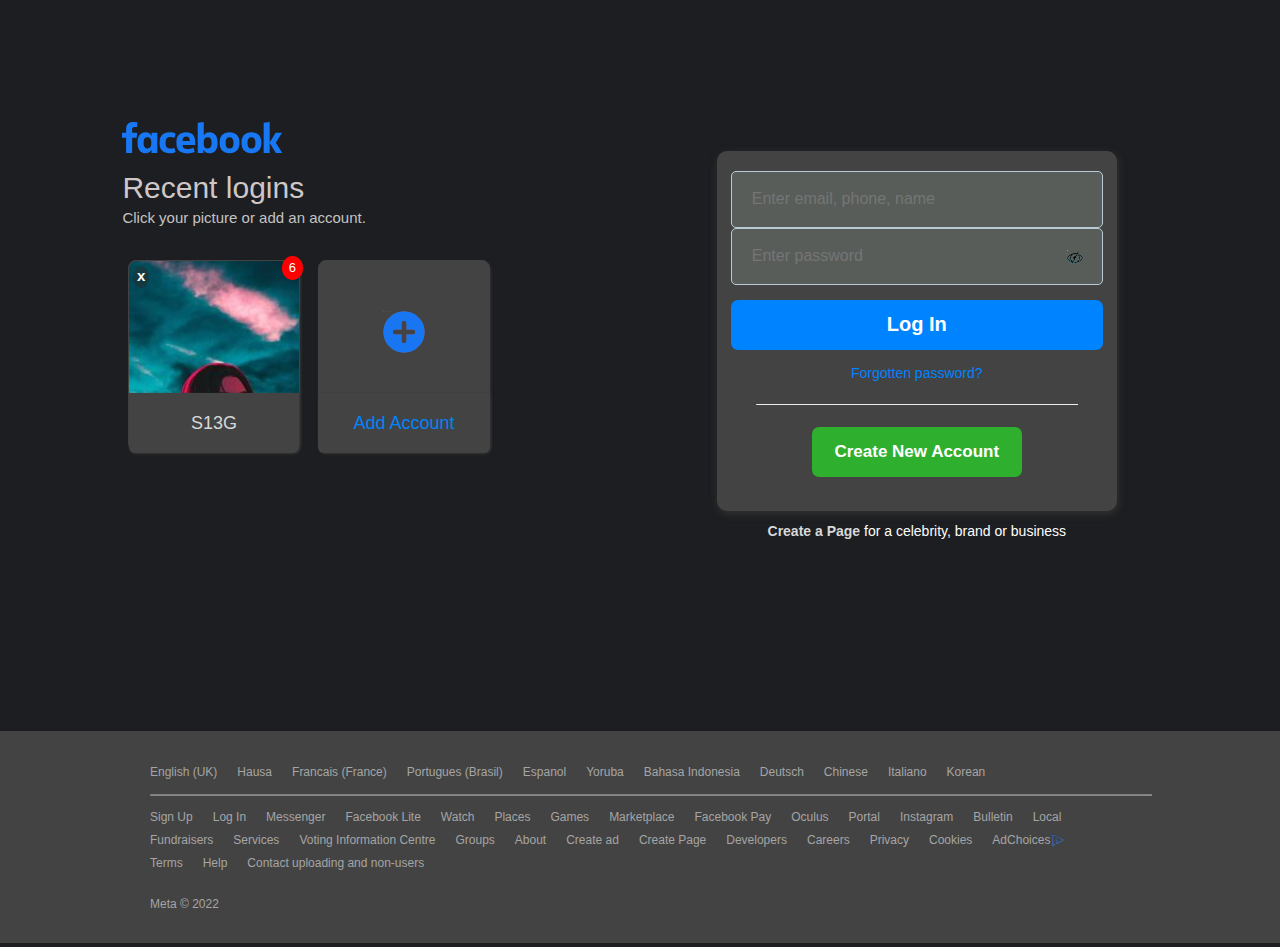
<file: index.html>
<!DOCTYPE html>
<html lang="en">
<head>
    <meta charset="UTF-8">
    <meta content="width=device-width, user-scalable=no, initial-scale=1.0, maximum-scale=1.0, minimum-scale=1.0"
          name="viewport">
    <meta content="ie=edge" http-equiv="X-UA-Compatible">
    <title>Facebook Clone</title>

    <link href="https://cdnjs.cloudflare.com/ajax/libs/font-awesome/4.7.0/css/font-awesome.min.css" rel="stylesheet">
    <link href="styles/login.css" rel="stylesheet">
    <link href="styles/general.css" rel="stylesheet">
</head>
<body>
<main>

    <section>
        <div class="main-cover">
            <div class="second-main-cover"></div>
            <div class="facebook-container">
                <div class="facebook-logo-container">
                    <img alt="facebook" class="logo" src="assets/facebook_logo.svg">
                </div>
                <div class="recent-container">
                    <p class="recent">Recent logins</p>
                    <p class="recent-info">
                        Click your picture or add an account.
                    </p>
                </div>
            </div>

            <div class="account-container">
                <div class="first-container">
                    <div class="pic-container">
                        <img alt="account-pic" class="account-pic" src="assets/ac-pix.jpg">
                        <div class="name-container">
                            <p>S13G</p>
                        </div>
                        <div class="notification-count">6</div>
                        <div class="remove">x</div>
                    </div>
                </div>

                <div class="first-container">
                    <div class="pic-container">
                        <div class="plus-icon-container">
                            <img alt="plus-icon" src="assets/plus.png">
                        </div>
                        <div class="name-container2">
                            <p id="add">Add Account</p>
                        </div>
                    </div>
                </div>
            </div>

            <div class="big-container">
                <div class="card-container">
                    <div class="input-container">
                        <form>
                            <label for="details">
                                <input id="details" placeholder="Enter email, phone, name" type="text">
                            </label>
                            <label for="password-detail">
                                <input id="password-detail" placeholder="Enter password" type="password">
                                <div id="eye-container">
                                    <img alt="show/hide" id="eye" src="assets/eye.png">
                                </div>
                            </label>
                        </form>
                        <a href="main.html">
                            <button id="login">Log In</button>
                        </a>
                    </div>
                    <p id="forgot-password">
                        <a href="#">Forgotten password?</a>
                    </p>
                    <hr>
                    <button id="create">
                        <a href="#">Create New Account</a>
                    </button>
                </div>
                <p id="end"><a href="#" id="page">Create a Page</a> for a celebrity, brand or business</p>
            </div>
        </div>

    </section>
</main>


<footer class="country-container">
    <div class="country-cover">
        <ul id="languages">
            <li>English (UK)</li>
            <li>Hausa</li>
            <li>Francais (France)</li>
            <li>Portugues (Brasil)</li>
            <li>Espanol</li>
            <li>Yoruba</li>
            <li>Bahasa Indonesia</li>
            <li>Deutsch</li>
            <li>Chinese</li>
            <li>Italiano</li>
            <li>Korean</li>
        </ul>
        <hr id="line">
        <ul id="services">
            <li>Sign Up</li>
            <li>Log In</li>
            <li>Messenger</li>
            <li>Facebook Lite</li>
            <li>Watch</li>
            <li>Places</li>
            <li>Games</li>
            <li>Marketplace</li>
            <li>Facebook Pay</li>
            <li>Oculus</li>
            <li>Portal</li>
            <li>Instagram</li>
            <li>Bulletin</li>
            <li>Local</li>
            <li>Fundraisers</li>
            <li>Services</li>
            <li>Voting Information Centre</li>
            <li>Groups</li>
            <li>About</li>
            <li>Create ad</li>
            <li>Create Page</li>
            <li>Developers</li>
            <li>Careers</li>
            <li>Privacy</li>
            <li>Cookies</li>
            <li>AdChoices</li>
            <li><img alt="playstore" id="ply" src="assets/plys.png"></li>
            <li>Terms</li>
            <li>Help</li>
            <li>Contact uploading and non-users</li>
        </ul>
        <ul>
            <li>Meta &copy; 2022</li>
        </ul>
    </div>
</footer>
</body>
</html>
</file>
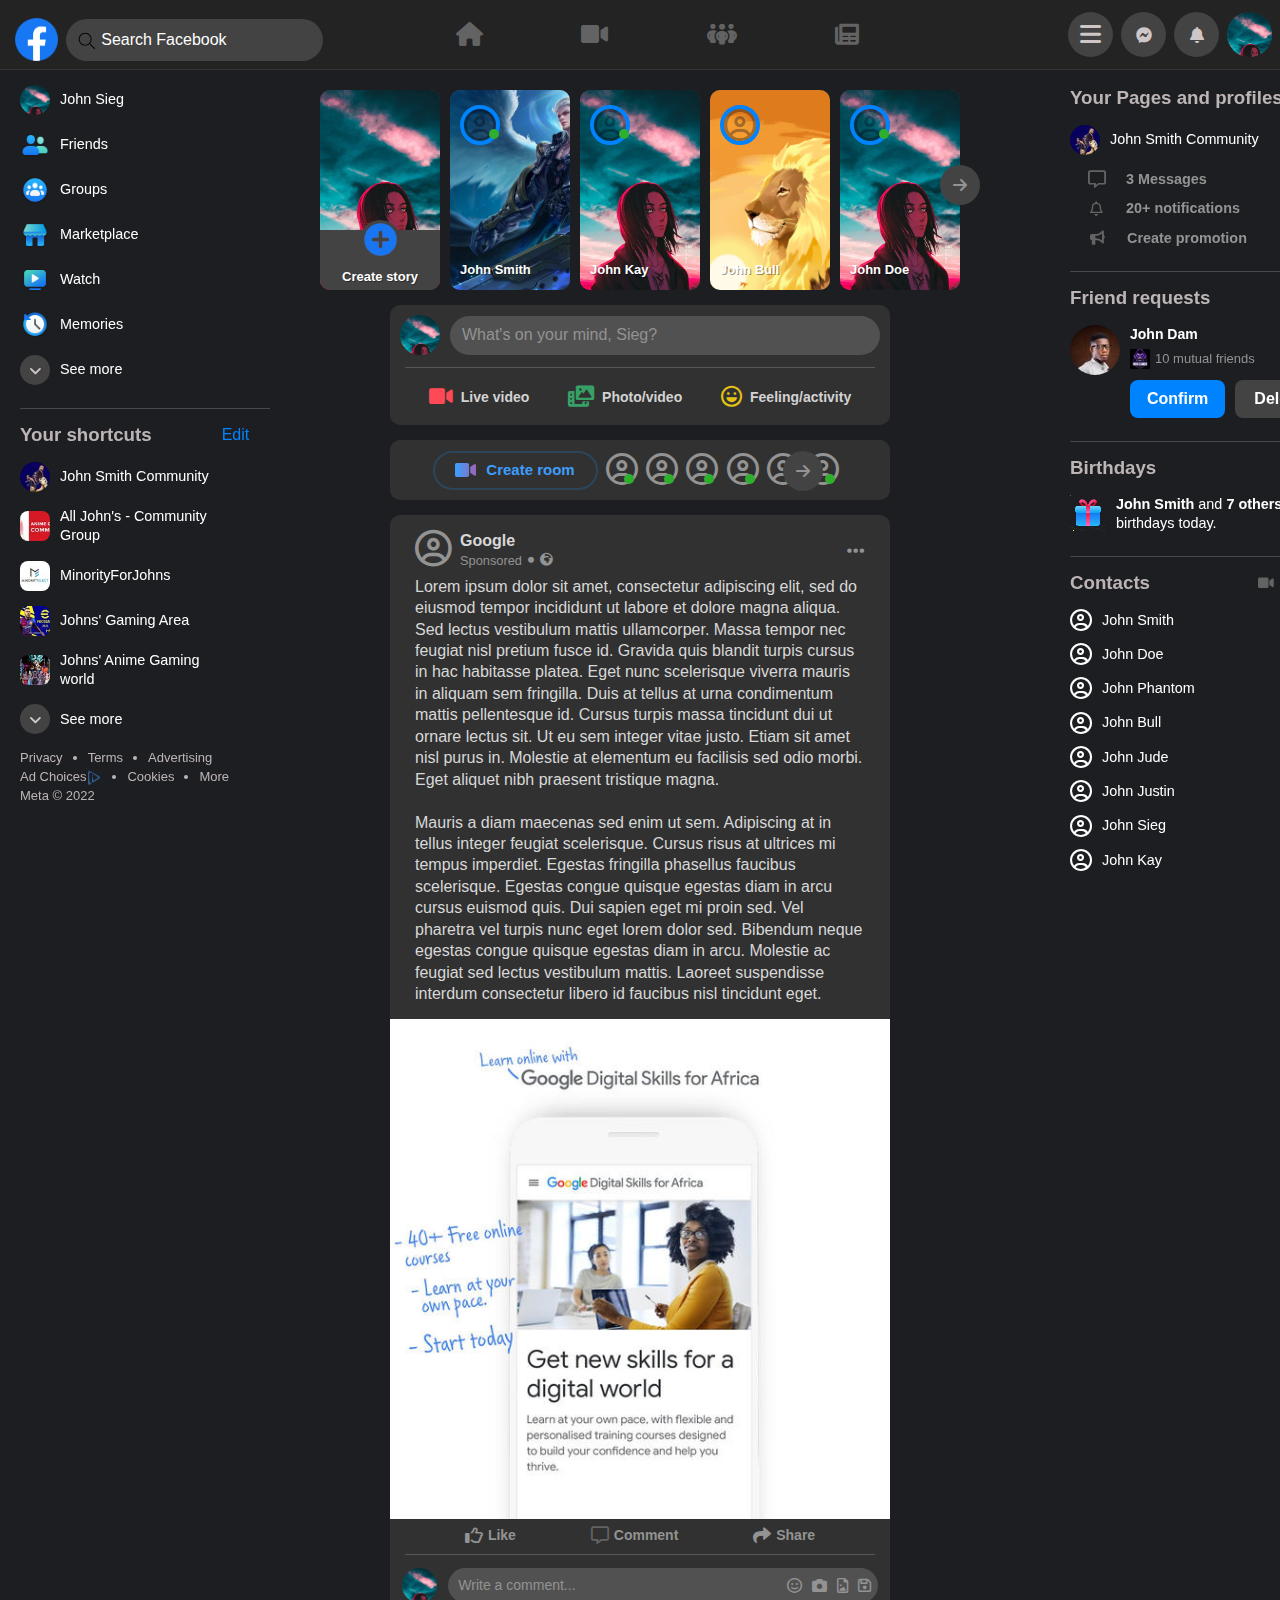
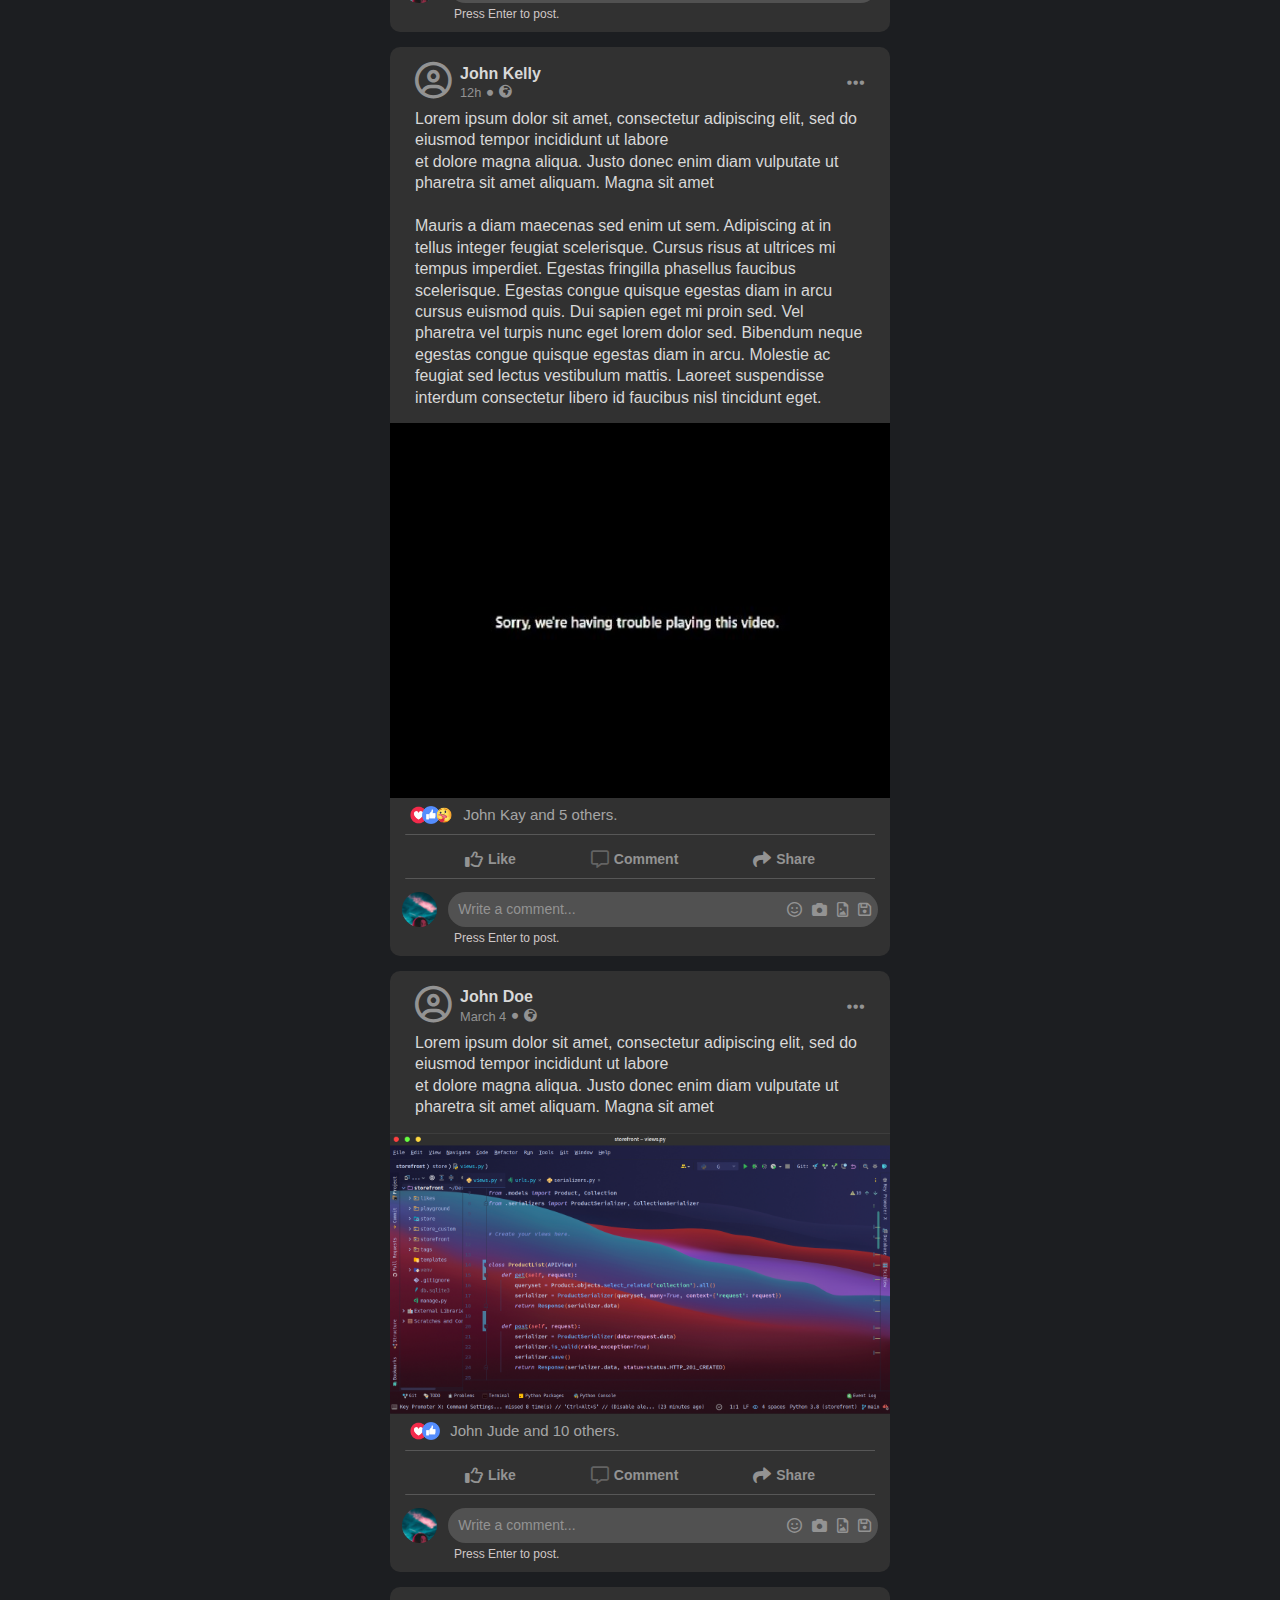
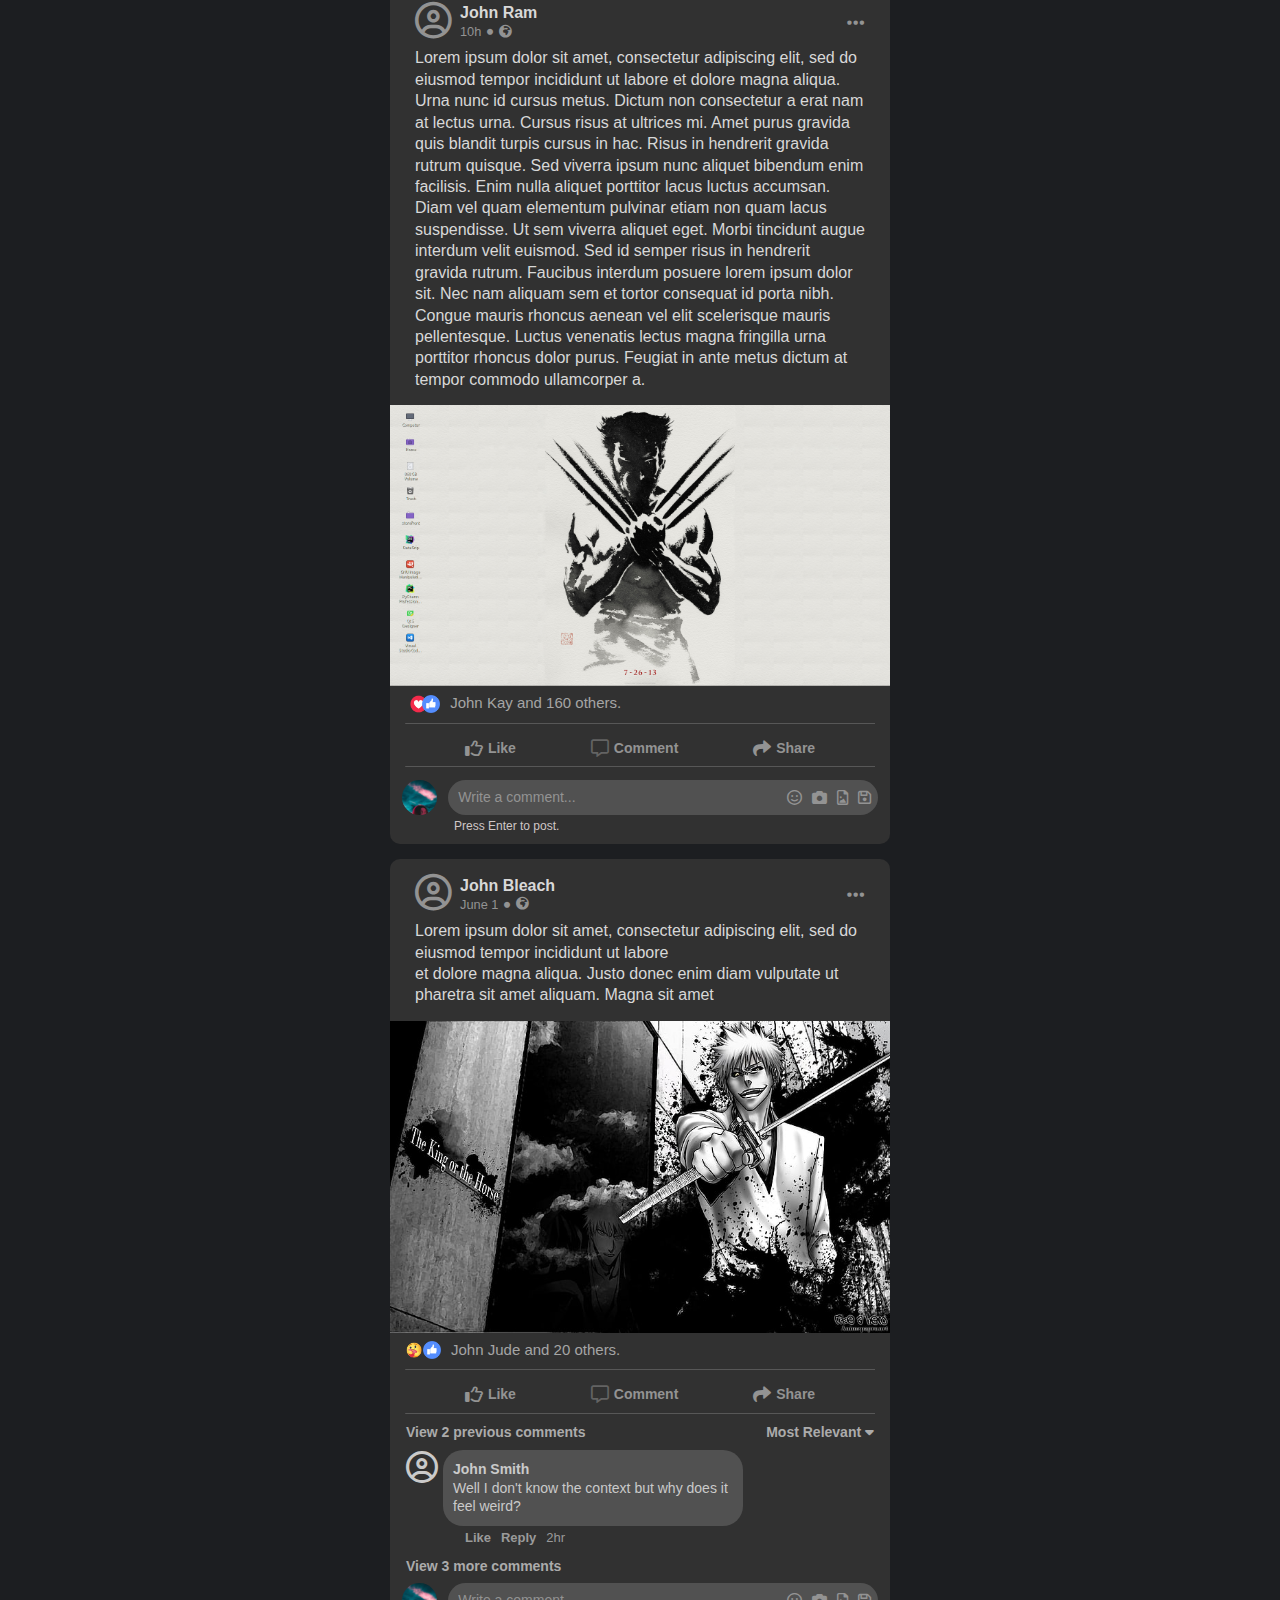
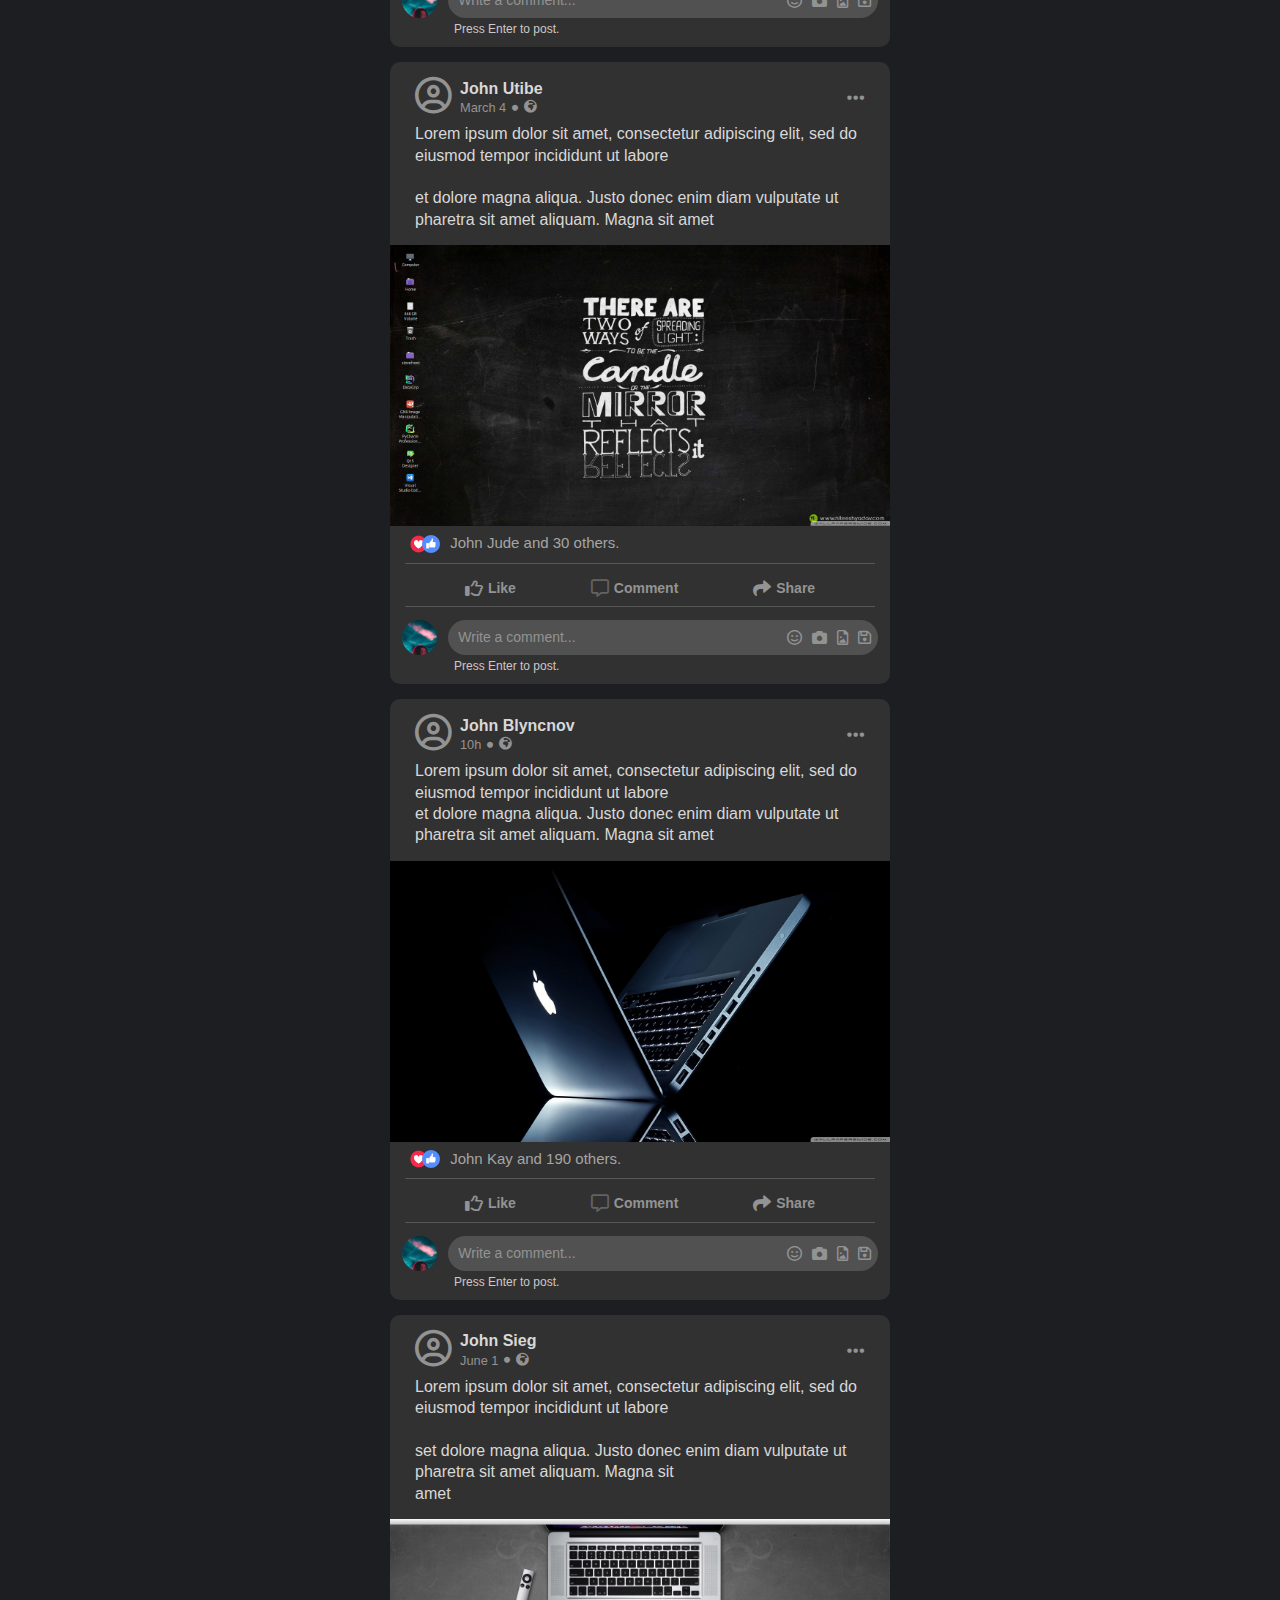
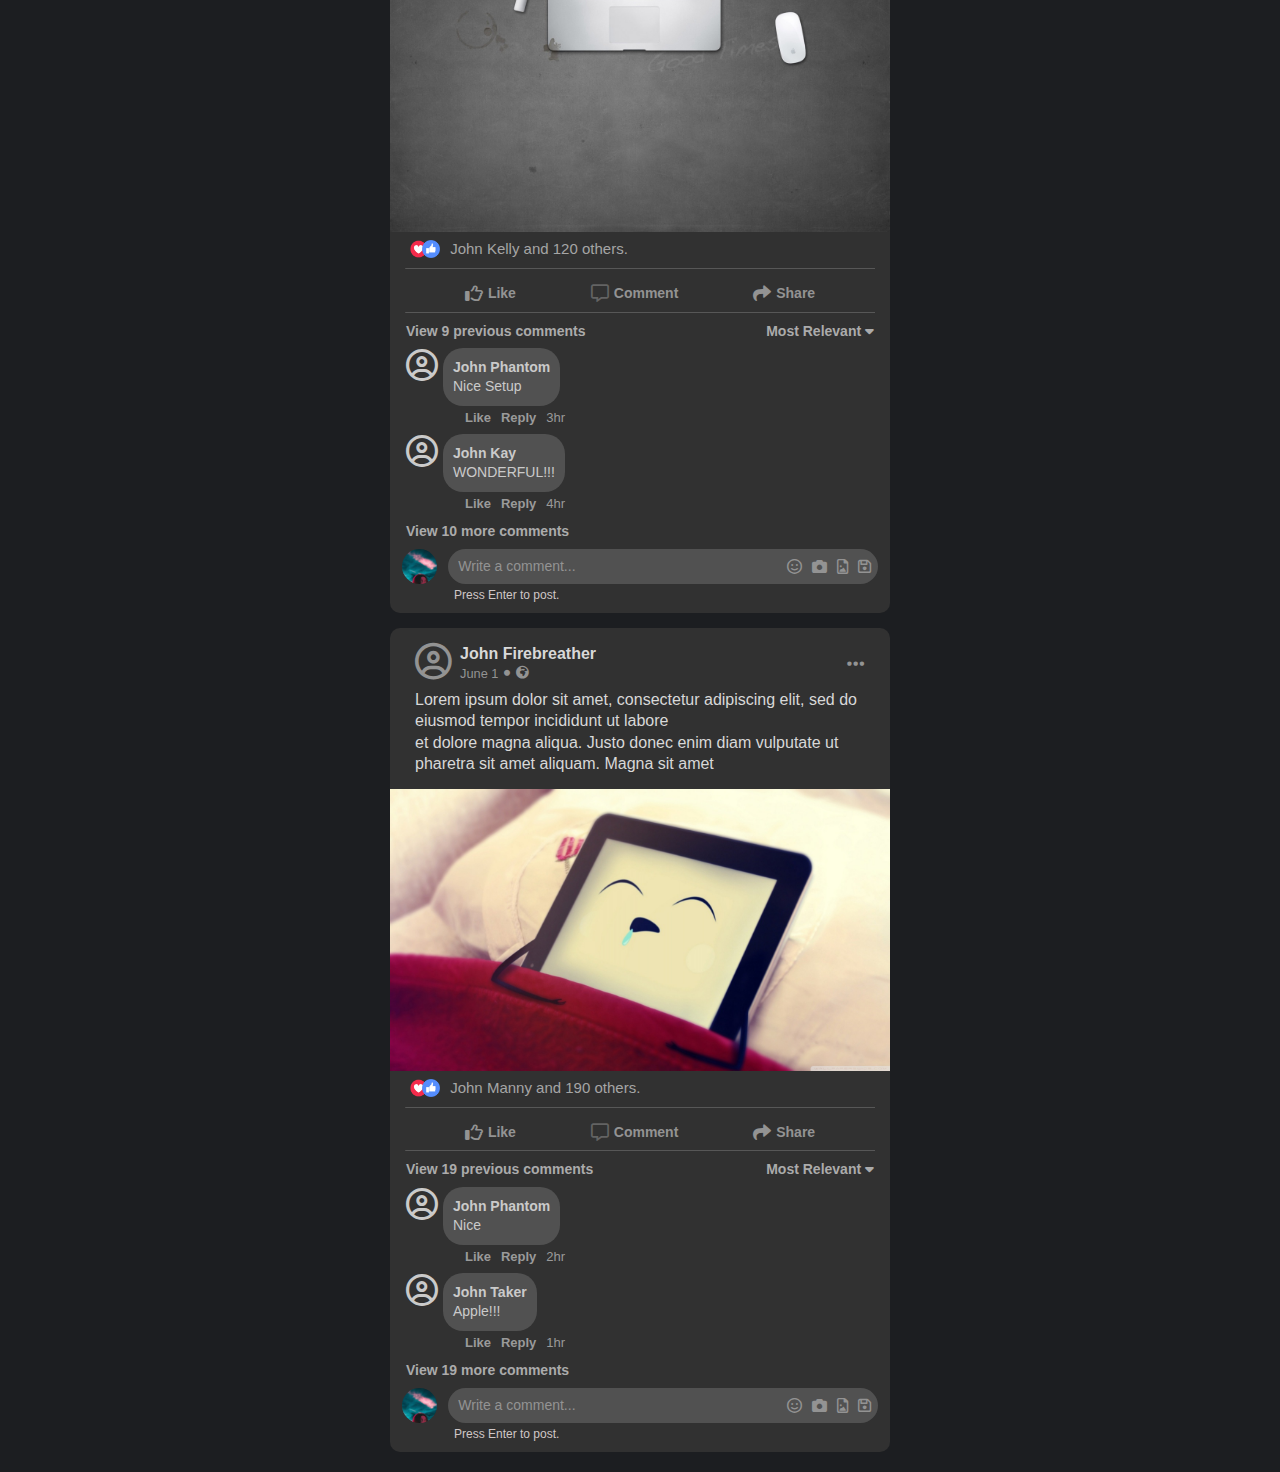
<file: main.html>
<!DOCTYPE html>
<html lang="en">
<head>
    <meta charset="UTF-8">
    <meta content="width=device-width, initial-scale=1.0" name="viewport">
    <title>Facebook </title>
    <link href="styles/fontawesome-free-6.1.1-web/css/all.css" rel="stylesheet">
    <link href="styles/sidebars.css" rel="stylesheet">
    <link href="styles/general.css" rel="stylesheet">
    <link href="styles/mid.css" rel="stylesheet">
    <link href="styles/queries.css" rel="stylesheet">
</head>
<body>

<!--Header-->
<header class="header-container">
    <div class="left-section">
        <div class="facebook-logo">
            <a href="index.html"><img alt="" id="fb-logo" src="assets/fb-logo.webp"></a>
        </div>
        <div class="search-box-container">
            <label for="search">
                <input id="search" placeholder="Search Facebook" type="text">
            </label>
            <div class="search-icon-container">
                <img alt="" id="search-icon" src="assets/search.svg">
            </div>
        </div>
    </div>
    <div class="middle-section">
        <div class="home">
            <a href="index.html"><i class="fa fa-home fa-xl"></i></a>
        </div>
        <div>
            <a href="#"><i class="fa fa-video fa-xl"></i></a>
        </div>
        <div>
            <a href="#"><i class="fa fa-people-group fa-xl"></i></a>
        </div>
        <div>
            <a href="#"><i class="fa fa-newspaper fa-xl"></i></a>
        </div>
    </div>
    <div class="right-section">
        <div class="hamburger-cover">
            <i class="fa-solid fa-bars fa-xl"></i>
        </div>
        <div class="messenger-cover">
            <i class="fa-brands fa-facebook-messenger"></i>
        </div>
        <div class="bell-cover">
            <i class="fa-solid fa-bell"></i>
        </div>
        <div class="image-cover">
            <img alt="pic" id="pic" src="assets/ac-pix.jpg">
        </div>
    </div>
</header>

<!--Left Sidebar-->
<aside>
    <div class="left-sidebar">
        <div class="sidebar-item">
            <img alt="account" src="assets/ac-pix.jpg">
            <p>John Sieg</p>
        </div>
        <div class="sidebar-item">
            <img alt="account" src="assets/friends.png">
            <p>Friends</p>
        </div>
        <div class="sidebar-item">
            <img alt="account" src="assets/groups.png">
            <p>Groups</p>
        </div>
        <div class="sidebar-item">
            <img alt="account" src="assets/marketplace.png">
            <p>Marketplace</p>
        </div>
        <div class="sidebar-item">
            <img alt="account" src="assets/watch.png">
            <p>Watch</p>
        </div>
        <div class="sidebar-item">
            <img alt="account" src="assets/memories.png">
            <p>Memories</p>
        </div>
        <div class="sidebar-item">
            <div class="angle-down">
                <i class="fa-solid fa-angle-down"></i>
            </div>
            <p>See more</p>
        </div>

        <hr id="divider">

        <div class="shortcut">
            <h3>Your shortcuts</h3>
            <p id="edit">Edit</p>
        </div>
        <div class="sidebar-item2">
            <img alt="gomsd" class="gomsd" src="assets/gomsd.png">
            <p>John Smith Community</p>
        </div>
        <div class="sidebar-item2">
            <img alt="anime" src="assets/anime.png">
            <p>All John's - Community Group</p>
        </div>
        <div class="sidebar-item2">
            <img alt="minority" src="assets/minority.png">
            <p>MinorityForJohns</p>
        </div>
        <div class="sidebar-item2">
            <img alt="textures" src="assets/textures.png">
            <p>Johns' Gaming Area</p>
        </div>
        <div class="sidebar-item2">
            <img alt="dbz" src="assets/dbz.png">
            <p>Johns' Anime Gaming world</p>
        </div>
        <div class="sidebar-item2">
            <div class="angle-down">
                <i class="fa-solid fa-angle-down"></i>
            </div>
            <p>See more</p>
        </div>

        <ul class="terms-cover">
            <li id="privacy">Privacy</li>
            <li>Terms</li>
            <li>Advertising</li>
            <li id="ads">Ad Choices <img alt="playstore" id="ply" src="assets/plys.png"></li>
            <li>Cookies</li>
            <li>More</li>
            <li id="meta">Meta &copy; 2022</li>
        </ul>
    </div>
</aside>

<!--Middle-->
<main>
    <div class="mid-entire-cover">
        <div class="status-cover-container">
            <div class="status-cover">
                <div class="box">
                    <div class="image">
                        <img alt="picture" class="profile" src="assets/Eren.jpg">
                    </div>
                    <div class="story-cover">
                        <div class="story-plus-icon">
                            <img alt="plus" id="add-plus" src="assets/plus.png">
                        </div>
                        <p id="create-story-text">
                            Create story
                        </p>
                    </div>
                </div>

                <div class="box">
                    <div class="image">
                        <img alt="picture" class="profile alucard" src="assets/alucard.jpg">
                    </div>
                    <div class="story-plus-icon pic-online">
                        <i class="fa-regular fa-circle-user fa-2xl"></i>
                        <div class="story-plus-icon online-on-top"></div>
                    </div>
                    <div class="story-cover2">
                        <p class="create-story-text names">
                            John Smith
                        </p>
                    </div>
                </div>

                <div class="box">
                    <div class="image">
                        <img alt="picture" class="profile" src="assets/Eren.jpg">
                    </div>
                    <div class="story-plus-icon pic-online">
                        <i class="fa-regular fa-circle-user fa-2xl"></i>
                        <div class="story-plus-icon online-on-top"></div>
                    </div>
                    <div class="story-cover2">
                        <p class="create-story-text names">
                            John Kay
                        </p>
                    </div>
                </div>

                <div class="box">
                    <div class="image">
                        <img alt="picture" class="profile lion" src="assets/Hello%20Lion.jpg">
                    </div>
                    <div class="story-plus-icon pic-online">
                        <i class="fa-regular fa-circle-user fa-2xl"></i>
                        <!--                    <div class="story-plus-icon online-on-top"></div> if the user is online-->
                    </div>
                    <div class="story-cover2">
                        <p class="create-story-text names">
                            John Bull
                        </p>
                    </div>
                </div>

                <div class="box">
                    <div class="image">
                        <img alt="picture" class="profile" src="assets/Eren.jpg">
                    </div>
                    <div class="story-plus-icon pic-online">
                        <i class="fa-regular fa-circle-user fa-2xl"></i>
                        <div class="story-plus-icon online-on-top"></div>
                    </div>
                    <div class="story-cover2">
                        <p class="create-story-text names">
                            John Doe
                        </p>
                    </div>
                </div>

                <div class="story-plus-icon pic-online online-next">
                    <i class="fa-solid fa-arrow-right fa-1xl"></i>
                </div>
            </div>
        </div>

        <div class="mind-cover">
            <div class="mind-input">
                <img alt="account" src="assets/ac-pix.jpg">
                <label for="text-mind">
                    <input id="text-mind" placeholder="What's on your mind, Sieg?" type="text">
                </label>
            </div>

            <hr class="mind-split">

            <div class="mind-media">
                <div class="media-cover">
                    <i class="fa-solid fa-video fa-xl live-video"></i>
                    <p>Live video</p>
                </div>

                <div class="media-cover">
                    <i class="fa-solid fa-photo-film fa-xl photo-video"></i>
                    <p>Photo/video</p>
                </div>

                <div class="media-cover">
                    <i class="fa-regular fa-face-laugh fa-xl smiley"></i>
                    <p>Feeling/activity</p>
                </div>
            </div>
        </div>

        <div class="mind-cover create-room-cover">
            <div class="create-room-cover-container">
                <div class="create-room">
                    <i class="fa-solid fa-video fa-lg live-video fa-gradient"></i>
                    <p>Create room</p>
                </div>
                <div class="all-profiles">
                    <div class="each-section">
                        <i class="fa-regular fa-circle-user fa-2xl"></i>
                        <div class="story-plus-icon online"></div>
                    </div>
                    <div class="each-section">
                        <i class="fa-regular fa-circle-user fa-2xl"></i>
                        <div class="story-plus-icon online"></div>
                    </div>
                    <div class="each-section">
                        <i class="fa-regular fa-circle-user fa-2xl"></i>
                        <div class="story-plus-icon online"></div>
                    </div>
                    <div class="each-section">
                        <i class="fa-regular fa-circle-user fa-2xl"></i>
                        <div class="story-plus-icon online"></div>
                    </div>
                    <div class="each-section">
                        <i class="fa-regular fa-circle-user fa-2xl"></i>
                        <div class="story-plus-icon online"></div>
                    </div>
                    <div class="each-section">
                        <i class="fa-regular fa-circle-user fa-2xl"></i>
                        <div class="story-plus-icon online"></div>
                    </div>
                    <div class="story-plus-icon pic-online online-room">
                        <i class="fa-solid fa-arrow-right fa-1xl"></i>
                    </div>
                </div>
            </div>
        </div>

        <div class="mind-cover posts">
            <div class="posts-top">
                <div class="post-user-pic">
                    <i class="fa-regular fa-circle-user"></i>
                </div>
                <div class="post-user-info">
                    <p class="username">Google</p>
                    <p class="post-time">Sponsored <i class="fa-solid fa-circle circle-size"></i>
                        <i class="fa-solid fa-earth-africa"></i>
                    </p>
                </div>
            </div>
            <div class="menu-eclipse">
                <i class="fa-solid fa-ellipsis fa-lg"></i>
            </div>

            <div class="posts-text-width">
                <p>
                    Lorem ipsum dolor sit amet, consectetur adipiscing elit, sed do eiusmod tempor incididunt ut labore et dolore magna aliqua. Sed lectus vestibulum mattis ullamcorper. Massa tempor nec feugiat nisl pretium fusce id. Gravida quis blandit turpis cursus in hac habitasse platea. Eget nunc scelerisque viverra mauris in aliquam sem fringilla. Duis at tellus at urna condimentum mattis pellentesque id. Cursus turpis massa tincidunt dui ut ornare lectus sit. Ut eu sem integer vitae justo. Etiam sit amet nisl purus in. Molestie at elementum eu facilisis sed odio morbi. Eget aliquet nibh praesent tristique magna.

                    Mauris a diam maecenas sed enim ut sem. Adipiscing at in tellus integer feugiat scelerisque. Cursus risus at ultrices mi tempus imperdiet. Egestas fringilla phasellus faucibus scelerisque. Egestas congue quisque egestas diam in arcu cursus euismod quis. Dui sapien eget mi proin sed. Vel pharetra vel turpis nunc eget lorem dolor sed. Bibendum neque egestas congue quisque egestas diam in arcu. Molestie ac feugiat sed lectus vestibulum mattis. Laoreet suspendisse interdum consectetur libero id faucibus nisl tincidunt eget.
                </p>
            </div>

            <div class="posts-image-vid-files">
                <img alt="image/video" src="assets/google.png">
            </div>

            <div class="emoticons">
                <div class="like-emoticon">
                    <i class="fa-regular fa-thumbs-up"></i>
                    <p>Like</p>
                </div>

                <div class="comment-emoticon">
                    <i class="fa-regular fa-message comment-message-icon"></i>
                    <p>Comment</p>
                </div>

                <div class="share-emoticon">
                    <i class="fa-solid fa-share share-icon"></i>
                    <p>Share</p>
                </div>
            </div>

            <hr class="mind-split">

            <div class="mind-input post-input">
                <img alt="account" src="assets/ac-pix.jpg">
                <div class="input-text-container">
                    <label for="text-mind">
                        <input class="post-mind" placeholder="Write a comment..." type="text">
                        <div class="input-icons-container">
                            <i class="fa-regular fa-face-smile"></i>
                            <i class="fa-solid fa-camera"></i>
                            <i class="fa-regular fa-file-image"></i>
                            <i class="fa-regular fa-floppy-disk"></i>
                        </div>
                    </label>
                </div>
            </div>
            <div class="post-tooltip">
                <p>Press Enter to post.</p>
            </div>
        </div>

        <div class="mind-cover posts">
            <div class="posts-top">
                <div class="post-user-pic">
                    <i class="fa-regular fa-circle-user"></i>
                </div>
                <div class="post-user-info">
                    <p class="username">John Kelly</p>
                    <p class="post-time">12h <i class="fa-solid fa-circle circle-size"></i>
                        <i class="fa-solid fa-earth-africa"></i>
                    </p>
                </div>
            </div>
            <div class="menu-eclipse">
                <i class="fa-solid fa-ellipsis fa-lg"></i>
            </div>

            <div class="posts-text-width">
                <p>
                    Lorem ipsum dolor sit amet, consectetur adipiscing elit, sed do eiusmod tempor incididunt ut labore
                    et dolore magna aliqua. Justo donec enim diam vulputate ut pharetra sit amet aliquam. Magna sit amet

                    Mauris a diam maecenas sed enim ut sem. Adipiscing at in tellus integer feugiat scelerisque. Cursus risus at ultrices mi tempus imperdiet. Egestas fringilla phasellus faucibus scelerisque. Egestas congue quisque egestas diam in arcu cursus euismod quis. Dui sapien eget mi proin sed. Vel pharetra vel turpis nunc eget lorem dolor sed. Bibendum neque egestas congue quisque egestas diam in arcu. Molestie ac feugiat sed lectus vestibulum mattis. Laoreet suspendisse interdum consectetur libero id faucibus nisl tincidunt eget.
                </p>
            </div>

            <div class="posts-image-vid-files">
                <img alt="image/video" src="assets/not-playing.webp">
            </div>

            <div class="post-emoticons">
                <div class="reacts">
                    <img alt="heart" class="heart-icon" src="assets/heart.png">
                    <img alt="like" class="like-icon" src="assets/like.png">
                    <img alt="care" class="care-icon" src="assets/care.png">
                </div>

                <div class="reacted-people">
                    <p>John Kay and 5 others.</p>
                </div>
            </div>

            <hr class="mind-split">

            <div class="emoticons">
                <div class="like-emoticon">
                    <i class="fa-regular fa-thumbs-up"></i>
                    <p>Like</p>
                </div>

                <div class="comment-emoticon">
                    <i class="fa-regular fa-message comment-message-icon"></i>
                    <p>Comment</p>
                </div>

                <div class="share-emoticon">
                    <i class="fa-solid fa-share share-icon"></i>
                    <p>Share</p>
                </div>
            </div>

            <hr class="mind-split">

            <div class="mind-input post-input">
                <img alt="account" src="assets/ac-pix.jpg">
                <div class="input-text-container">
                    <label for="text-mind">
                        <input class="post-mind" placeholder="Write a comment..." type="text">
                        <div class="input-icons-container">
                            <i class="fa-regular fa-face-smile"></i>
                            <i class="fa-solid fa-camera"></i>
                            <i class="fa-regular fa-file-image"></i>
                            <i class="fa-regular fa-floppy-disk"></i>
                        </div>
                    </label>
                </div>
            </div>
            <div class="post-tooltip">
                <p>Press Enter to post.</p>
            </div>
        </div>

        <div class="mind-cover posts">
            <div class="posts-top">
                <div class="post-user-pic">
                    <i class="fa-regular fa-circle-user"></i>
                </div>
                <div class="post-user-info">
                    <p class="username">John Doe</p>
                    <p class="post-time">March 4 <i class="fa-solid fa-circle circle-size"></i>
                        <i class="fa-solid fa-earth-africa"></i>
                    </p>
                </div>
            </div>
            <div class="menu-eclipse">
                <i class="fa-solid fa-ellipsis fa-lg"></i>
            </div>

            <div class="posts-text-width">
                <p>
                    Lorem ipsum dolor sit amet, consectetur adipiscing elit, sed do eiusmod tempor incididunt ut labore
                    et dolore magna aliqua. Justo donec enim diam vulputate ut pharetra sit amet aliquam. Magna sit amet
                </p>
            </div>

            <div class="posts-image-vid-files">
                <img alt="image/video" src="assets/Screenshot.png">
            </div>

            <div class="post-emoticons">
                <div class="reacts">
                    <img alt="heart" class="heart-icon" src="assets/heart.png">
                    <img alt="like" class="like-icon" src="assets/like.png">
                </div>

                <div class="reacted-people">
                    <p>John Jude and 10 others.</p>
                </div>
            </div>

            <hr class="mind-split">

            <div class="emoticons">
                <div class="like-emoticon">
                    <i class="fa-regular fa-thumbs-up"></i>
                    <p>Like</p>
                </div>

                <div class="comment-emoticon">
                    <i class="fa-regular fa-message comment-message-icon"></i>
                    <p>Comment</p>
                </div>

                <div class="share-emoticon">
                    <i class="fa-solid fa-share share-icon"></i>
                    <p>Share</p>
                </div>
            </div>

            <hr class="mind-split">

            <div class="mind-input post-input">
                <img alt="account" src="assets/ac-pix.jpg">
                <div class="input-text-container">
                    <label for="text-mind">
                        <input class="post-mind" placeholder="Write a comment..." type="text">
                        <div class="input-icons-container">
                            <i class="fa-regular fa-face-smile"></i>
                            <i class="fa-solid fa-camera"></i>
                            <i class="fa-regular fa-file-image"></i>
                            <i class="fa-regular fa-floppy-disk"></i>
                        </div>
                    </label>
                </div>
            </div>
            <div class="post-tooltip">
                <p>Press Enter to post.</p>
            </div>
        </div>

        <div class="mind-cover posts">
            <div class="posts-top">
                <div class="post-user-pic">
                    <i class="fa-regular fa-circle-user"></i>
                </div>
                <div class="post-user-info">
                    <p class="username">John Ram</p>
                    <p class="post-time">10h<i class="fa-solid fa-circle circle-size"></i>
                        <i class="fa-solid fa-earth-africa"></i>
                    </p>
                </div>
            </div>
            <div class="menu-eclipse">
                <i class="fa-solid fa-ellipsis fa-lg"></i>
            </div>

            <div class="posts-text-width">
                <p>
                    Lorem ipsum dolor sit amet, consectetur adipiscing elit, sed do eiusmod tempor incididunt ut labore et dolore magna aliqua. Urna nunc id cursus metus. Dictum non consectetur a erat nam at lectus urna. Cursus risus at ultrices mi. Amet purus gravida quis blandit turpis cursus in hac. Risus in hendrerit gravida rutrum quisque. Sed viverra ipsum nunc aliquet bibendum enim facilisis. Enim nulla aliquet porttitor lacus luctus accumsan. Diam vel quam elementum pulvinar etiam non quam lacus suspendisse. Ut sem viverra aliquet eget. Morbi tincidunt augue interdum velit euismod. Sed id semper risus in hendrerit gravida rutrum. Faucibus interdum posuere lorem ipsum dolor sit. Nec nam aliquam sem et tortor consequat id porta nibh. Congue mauris rhoncus aenean vel elit scelerisque mauris pellentesque. Luctus venenatis lectus magna fringilla urna porttitor rhoncus dolor purus. Feugiat in ante metus dictum at tempor commodo ullamcorper a.
                </p>
            </div>

            <div class="posts-image-vid-files">
                <img alt="image/video" src="assets/Screenshot%202.png">
            </div>

            <div class="post-emoticons">
                <div class="reacts">
                    <img alt="heart" class="heart-icon" src="assets/heart.png">
                    <img alt="like" class="like-icon" src="assets/like.png">
                </div>

                <div class="reacted-people">
                    <p>John Kay and 160 others.</p>
                </div>
            </div>

            <hr class="mind-split">

            <div class="emoticons">
                <div class="like-emoticon">
                    <i class="fa-regular fa-thumbs-up"></i>
                    <p>Like</p>
                </div>

                <div class="comment-emoticon">
                    <i class="fa-regular fa-message comment-message-icon"></i>
                    <p>Comment</p>
                </div>

                <div class="share-emoticon">
                    <i class="fa-solid fa-share share-icon"></i>
                    <p>Share</p>
                </div>
            </div>

            <hr class="mind-split">

            <div class="mind-input post-input">
                <img alt="account" src="assets/ac-pix.jpg">
                <div class="input-text-container">
                    <label for="text-mind">
                        <input class="post-mind" placeholder="Write a comment..." type="text">
                        <div class="input-icons-container">
                            <i class="fa-regular fa-face-smile"></i>
                            <i class="fa-solid fa-camera"></i>
                            <i class="fa-regular fa-file-image"></i>
                            <i class="fa-regular fa-floppy-disk"></i>
                        </div>
                    </label>
                </div>
            </div>
            <div class="post-tooltip">
                <p>Press Enter to post.</p>
            </div>
        </div>

        <div class="mind-cover posts">
            <div class="posts-top">
                <div class="post-user-pic">
                    <i class="fa-regular fa-circle-user"></i>
                </div>
                <div class="post-user-info">
                    <p class="username">John Bleach</p>
                    <p class="post-time">June 1<i class="fa-solid fa-circle circle-size"></i>
                        <i class="fa-solid fa-earth-africa"></i>
                    </p>
                </div>
            </div>
            <div class="menu-eclipse">
                <i class="fa-solid fa-ellipsis fa-lg"></i>
            </div>

            <div class="posts-text-width">
                <p>
                    Lorem ipsum dolor sit amet, consectetur adipiscing elit, sed do eiusmod tempor incididunt ut labore
                    et dolore magna aliqua. Justo donec enim diam vulputate ut pharetra sit amet aliquam. Magna sit amet
                </p>
            </div>

            <div class="posts-image-vid-files">
                <img alt="image/video" src="assets/bleach.jpg">
            </div>

            <div class="post-emoticons">
                <div class="reacts">
                    <img alt="care" class="care-icon" src="assets/care.png">
                    <img alt="like" class="like-icon" src="assets/like.png">
                </div>

                <div class="reacted-people">
                    <p>John Jude and 20 others.</p>
                </div>
            </div>

            <hr class="mind-split">

            <div class="emoticons">
                <div class="like-emoticon">
                    <i class="fa-regular fa-thumbs-up"></i>
                    <p>Like</p>
                </div>

                <div class="comment-emoticon">
                    <i class="fa-regular fa-message comment-message-icon"></i>
                    <p>Comment</p>
                </div>

                <div class="share-emoticon">
                    <i class="fa-solid fa-share share-icon"></i>
                    <p>Share</p>
                </div>
            </div>

            <hr class="mind-split">

            <div class="previous-comment-container">
                <p>View 2 previous comments</p>
                <p>Most Relevant <i class="fa-solid fa-caret-down"></i></p>
            </div>

            <div class="comment-cover-container">
                <i class="fa-regular fa-circle-user fa-2xl fa-comment-user"></i>
                <div class="comment-container">
                    <p class="name-head">John Smith</p>
                    <p class="comment-text">Well I don't know the context but why does it feel weird?</p>
                </div>
            </div>
            <div class="reply-comment-container">
                <p><b>Like</b></p>
                <p><b>Reply</b></p>
                <p>2hr</p>
            </div>

            <div class="next-comment-container">
                <p>View 3 more comments</p>
            </div>

            <div class="mind-input post-input">
                <img alt="account" src="assets/ac-pix.jpg">
                <div class="input-text-container">
                    <label for="text-mind">
                        <input class="post-mind" placeholder="Write a comment..." type="text">
                        <div class="input-icons-container">
                            <i class="fa-regular fa-face-smile"></i>
                            <i class="fa-solid fa-camera"></i>
                            <i class="fa-regular fa-file-image"></i>
                            <i class="fa-regular fa-floppy-disk"></i>
                        </div>
                    </label>
                </div>
            </div>
            <div class="post-tooltip">
                <p>Press Enter to post.</p>
            </div>
        </div>

        <div class="mind-cover posts">
            <div class="posts-top">
                <div class="post-user-pic">
                    <i class="fa-regular fa-circle-user"></i>
                </div>
                <div class="post-user-info">
                    <p class="username">John Utibe</p>
                    <p class="post-time">March 4 <i class="fa-solid fa-circle circle-size"></i>
                        <i class="fa-solid fa-earth-africa"></i>
                    </p>
                </div>
            </div>
            <div class="menu-eclipse">
                <i class="fa-solid fa-ellipsis fa-lg"></i>
            </div>

            <div class="posts-text-width">
                <p>
                    Lorem ipsum dolor sit amet, consectetur adipiscing elit, sed do eiusmod tempor incididunt ut labore

                    et dolore magna aliqua. Justo donec enim diam vulputate ut pharetra sit amet aliquam. Magna sit amet
                </p>
            </div>

            <div class="posts-image-vid-files">
                <img alt="image/video" src="assets/screenshot%203.png">
            </div>

            <div class="post-emoticons">
                <div class="reacts">
                    <img alt="heart" class="heart-icon" src="assets/heart.png">
                    <img alt="like" class="like-icon" src="assets/like.png">
                </div>

                <div class="reacted-people">
                    <p>John Jude and 30 others.</p>
                </div>
            </div>

            <hr class="mind-split">

            <div class="emoticons">
                <div class="like-emoticon">
                    <i class="fa-regular fa-thumbs-up"></i>
                    <p>Like</p>
                </div>

                <div class="comment-emoticon">
                    <i class="fa-regular fa-message comment-message-icon"></i>
                    <p>Comment</p>
                </div>

                <div class="share-emoticon">
                    <i class="fa-solid fa-share share-icon"></i>
                    <p>Share</p>
                </div>
            </div>

            <hr class="mind-split">

            <div class="mind-input post-input">
                <img alt="account" src="assets/ac-pix.jpg">
                <div class="input-text-container">
                    <label for="text-mind">
                        <input class="post-mind" placeholder="Write a comment..." type="text">
                        <div class="input-icons-container">
                            <i class="fa-regular fa-face-smile"></i>
                            <i class="fa-solid fa-camera"></i>
                            <i class="fa-regular fa-file-image"></i>
                            <i class="fa-regular fa-floppy-disk"></i>
                        </div>
                    </label>
                </div>
            </div>
            <div class="post-tooltip">
                <p>Press Enter to post.</p>
            </div>
        </div>

        <div class="mind-cover posts">
            <div class="posts-top">
                <div class="post-user-pic">
                    <i class="fa-regular fa-circle-user"></i>
                </div>
                <div class="post-user-info">
                    <p class="username">John Blyncnov</p>
                    <p class="post-time">10h<i class="fa-solid fa-circle circle-size"></i>
                        <i class="fa-solid fa-earth-africa"></i>
                    </p>
                </div>
            </div>
            <div class="menu-eclipse">
                <i class="fa-solid fa-ellipsis fa-lg"></i>
            </div>

            <div class="posts-text-width">
                <p>
                    Lorem ipsum dolor sit amet, consectetur adipiscing elit, sed do eiusmod tempor incididunt ut labore
                    et dolore magna aliqua. Justo donec enim diam vulputate ut pharetra sit amet aliquam. Magna sit amet
                </p>
            </div>

            <div class="posts-image-vid-files">
                <img alt="image/video" src="assets/macbook%20pro.jpg">
            </div>

            <div class="post-emoticons">
                <div class="reacts">
                    <img alt="heart" class="heart-icon" src="assets/heart.png">
                    <img alt="like" class="like-icon" src="assets/like.png">
                </div>

                <div class="reacted-people">
                    <p>John Kay and 190 others.</p>
                </div>
            </div>

            <hr class="mind-split">

            <div class="emoticons">
                <div class="like-emoticon">
                    <i class="fa-regular fa-thumbs-up"></i>
                    <p>Like</p>
                </div>

                <div class="comment-emoticon">
                    <i class="fa-regular fa-message comment-message-icon"></i>
                    <p>Comment</p>
                </div>

                <div class="share-emoticon">
                    <i class="fa-solid fa-share share-icon"></i>
                    <p>Share</p>
                </div>
            </div>

            <hr class="mind-split">

            <div class="mind-input post-input">
                <img alt="account" src="assets/ac-pix.jpg">
                <div class="input-text-container">
                    <label for="text-mind">
                        <input class="post-mind" placeholder="Write a comment..." type="text">
                        <div class="input-icons-container">
                            <i class="fa-regular fa-face-smile"></i>
                            <i class="fa-solid fa-camera"></i>
                            <i class="fa-regular fa-file-image"></i>
                            <i class="fa-regular fa-floppy-disk"></i>
                        </div>
                    </label>
                </div>
            </div>
            <div class="post-tooltip">
                <p>Press Enter to post.</p>
            </div>
        </div>

        <div class="mind-cover posts">
            <div class="posts-top">
                <div class="post-user-pic">
                    <i class="fa-regular fa-circle-user"></i>
                </div>
                <div class="post-user-info">
                    <p class="username">John Sieg</p>
                    <p class="post-time">June 1<i class="fa-solid fa-circle circle-size"></i>
                        <i class="fa-solid fa-earth-africa"></i>
                    </p>
                </div>
            </div>
            <div class="menu-eclipse">
                <i class="fa-solid fa-ellipsis fa-lg"></i>
            </div>

            <div class="posts-text-width">
                <p>
                    Lorem ipsum dolor sit amet, consectetur adipiscing elit, sed do eiusmod tempor incididunt ut labore

                    set dolore magna aliqua. Justo donec enim diam vulputate ut pharetra sit amet aliquam. Magna sit
                    amet
                </p>
            </div>

            <div class="posts-image-vid-files">
                <img alt="image/video" src="assets/apple.jpg">
            </div>

            <div class="post-emoticons">
                <div class="reacts">
                    <img alt="heart" class="heart-icon" src="assets/heart.png">
                    <img alt="like" class="like-icon" src="assets/like.png">
                </div>

                <div class="reacted-people">
                    <p>John Kelly and 120 others.</p>
                </div>
            </div>

            <hr class="mind-split">

            <div class="emoticons">
                <div class="like-emoticon">
                    <i class="fa-regular fa-thumbs-up"></i>
                    <p>Like</p>
                </div>

                <div class="comment-emoticon">
                    <i class="fa-regular fa-message comment-message-icon"></i>
                    <p>Comment</p>
                </div>

                <div class="share-emoticon">
                    <i class="fa-solid fa-share share-icon"></i>
                    <p>Share</p>
                </div>
            </div>

            <hr class="mind-split">

            <div class="previous-comment-container">
                <p>View 9 previous comments</p>
                <p>Most Relevant <i class="fa-solid fa-caret-down"></i></p>
            </div>

            <div class="comment-cover-container">
                <i class="fa-regular fa-circle-user fa-2xl fa-comment-user"></i>
                <div class="comment-container">
                    <p class="name-head">John Phantom</p>
                    <p class="comment-text">Nice Setup</p>
                </div>
            </div>
            <div class="reply-comment-container">
                <p><b>Like</b></p>
                <p><b>Reply</b></p>
                <p>3hr</p>
            </div>

            <div class="comment-cover-container">
                <i class="fa-regular fa-circle-user fa-2xl fa-comment-user"></i>
                <div class="comment-container">
                    <p class="name-head">John Kay</p>
                    <p class="comment-text">WONDERFUL!!!</p>
                </div>
            </div>
            <div class="reply-comment-container">
                <p><b>Like</b></p>
                <p><b>Reply</b></p>
                <p>4hr</p>
            </div>

            <div class="next-comment-container">
                <p>View 10 more comments</p>
            </div>

            <div class="mind-input post-input">
                <img alt="account" src="assets/ac-pix.jpg">
                <div class="input-text-container">
                    <label for="text-mind">
                        <input class="post-mind" placeholder="Write a comment..." type="text">
                        <div class="input-icons-container">
                            <i class="fa-regular fa-face-smile"></i>
                            <i class="fa-solid fa-camera"></i>
                            <i class="fa-regular fa-file-image"></i>
                            <i class="fa-regular fa-floppy-disk"></i>
                        </div>
                    </label>
                </div>
            </div>
            <div class="post-tooltip">
                <p>Press Enter to post.</p>
            </div>
        </div>

        <div class="mind-cover posts">
            <div class="posts-top">
                <div class="post-user-pic">
                    <i class="fa-regular fa-circle-user"></i>
                </div>
                <div class="post-user-info">
                    <p class="username">John Firebreather</p>
                    <p class="post-time">June 1<i class="fa-solid fa-circle circle-size"></i>
                        <i class="fa-solid fa-earth-africa"></i>
                    </p>
                </div>
            </div>
            <div class="menu-eclipse">
                <i class="fa-solid fa-ellipsis fa-lg"></i>
            </div>

            <div class="posts-text-width">
                <p>
                    Lorem ipsum dolor sit amet, consectetur adipiscing elit, sed do eiusmod tempor incididunt ut labore
                    et dolore magna aliqua. Justo donec enim diam vulputate ut pharetra sit amet aliquam. Magna sit amet
                </p>
            </div>

            <div class="posts-image-vid-files">
                <img alt="image/video" src="assets/sleeping-phone.jpg">
            </div>

            <div class="post-emoticons">
                <div class="reacts">
                    <img alt="heart" class="heart-icon" src="assets/heart.png">
                    <img alt="like" class="like-icon" src="assets/like.png">
                </div>

                <div class="reacted-people">
                    <p>John Manny and 190 others.</p>
                </div>
            </div>

            <hr class="mind-split">

            <div class="emoticons">
                <div class="like-emoticon">
                    <i class="fa-regular fa-thumbs-up"></i>
                    <p>Like</p>
                </div>

                <div class="comment-emoticon">
                    <i class="fa-regular fa-message comment-message-icon"></i>
                    <p>Comment</p>
                </div>

                <div class="share-emoticon">
                    <i class="fa-solid fa-share share-icon"></i>
                    <p>Share</p>
                </div>
            </div>

            <hr class="mind-split">

            <div class="previous-comment-container">
                <p>View 19 previous comments</p>
                <p>Most Relevant <i class="fa-solid fa-caret-down"></i></p>
            </div>

            <div class="comment-cover-container">
                <i class="fa-regular fa-circle-user fa-2xl fa-comment-user"></i>
                <div class="comment-container">
                    <p class="name-head">John Phantom</p>
                    <p class="comment-text">Nice</p>
                </div>
            </div>
            <div class="reply-comment-container">
                <p><b>Like</b></p>
                <p><b>Reply</b></p>
                <p>2hr</p>
            </div>

            <div class="comment-cover-container">
                <i class="fa-regular fa-circle-user fa-2xl fa-comment-user"></i>
                <div class="comment-container">
                    <p class="name-head">John Taker</p>
                    <p class="comment-text">Apple!!!</p>
                </div>
            </div>
            <div class="reply-comment-container">
                <p><b>Like</b></p>
                <p><b>Reply</b></p>
                <p>1hr</p>
            </div>

            <div class="next-comment-container">
                <p>View 19 more comments</p>
            </div>

            <div class="mind-input post-input">
                <img alt="account" src="assets/ac-pix.jpg">
                <div class="input-text-container">
                    <label for="text-mind">
                        <input class="post-mind" placeholder="Write a comment..." type="text">
                        <div class="input-icons-container">
                            <i class="fa-regular fa-face-smile"></i>
                            <i class="fa-solid fa-camera"></i>
                            <i class="fa-regular fa-file-image"></i>
                            <i class="fa-regular fa-floppy-disk"></i>
                        </div>
                    </label>
                </div>
            </div>
            <div class="post-tooltip">
                <p>Press Enter to post.</p>
            </div>
        </div>
    </div>
</main>

<!--Right Sidebar-->

<aside>
    <div class="right-sidebar">
        <div class="pages-profiles">
            <h3>Your Pages and profiles</h3>
        </div>

        <div class="sidebar-item2">
            <img alt="gomsd" class="gomsd" src="assets/gomsd.png">
            <p>John Smith Community</p>
        </div>

        <div class="sidebar-item2">
            <div class="top-section">
                <div class="icons">
                    <i class="fa-regular fa-message icon-messages fa-lg"></i>
                    <p id="messages">3 Messages</p>
                </div>
                <div class="icons">
                    <i class="fa-regular fa-bell"></i>
                    <p id="notifications">20+ notifications</p>
                </div>
                <div class="icons">
                    <i class="fa-solid fa-bullhorn"></i>
                    <p id="promotion">Create promotion</p>
                </div>
            </div>
        </div>

        <hr class="divider2">

        <div class="requests">
            <h3>Friend requests</h3>
            <p id="see">See all</p>
        </div>

        <div class="sidebar-item3">
            <div class="picture">
                <img alt="friend" id="friend" src="assets/friend.png">
            </div>
            <div class="info">
                <div class="name">
                    <p>John Dam</p>
                    <p id="days">4d</p>
                </div>
                <div class="friend-friends">
                    <img alt="others" src="assets/others.png">
                    <p>10 mutual friends</p>
                </div>
                <div class="buttons">
                    <button id="confirm">Confirm</button>
                    <button id="delete">Delete</button>
                </div>
            </div>
        </div>

        <hr class="divider2">

        <div class="requests">
            <h3>Birthdays</h3>
            <p id="birth">See all</p>
        </div>

        <div class="sidebar-item4">
            <img alt="present" class="present" src="assets/present.png">
            <p id="birthdays"><b>John Smith</b> and <b>7 others</b> have birthdays today.</p>
        </div>

        <hr class="divider2">

        <div class="contacts-cover">
            <h3>Contacts</h3>
            <div class="contact-icons">
                <i class="fa-solid fa-video fa-sm"></i>
                <i class="fa-solid fa-magnifying-glass fa-sm"></i>
                <i class="fa-solid fa-ellipsis fa-sm"></i>
            </div>
        </div>

        <div class="sidebar-item5">
            <i class="fa-regular fa-circle-user fa-xl"></i>
            <p>John Smith</p>
        </div>

        <div class="sidebar-item5">
            <i class="fa-regular fa-circle-user fa-xl"></i>
            <p>John Doe</p>
        </div>

        <div class="sidebar-item5">
            <i class="fa-regular fa-circle-user fa-xl"></i>
            <p>John Phantom</p>
        </div>

        <div class="sidebar-item5">
            <i class="fa-regular fa-circle-user fa-xl"></i>
            <p>John Bull</p>
        </div>

        <div class="sidebar-item5">
            <i class="fa-regular fa-circle-user fa-xl"></i>
            <p>John Jude</p>
        </div>

        <div class="sidebar-item5">
            <i class="fa-regular fa-circle-user fa-xl"></i>
            <p>John Justin</p>
        </div>

        <div class="sidebar-item5">
            <i class="fa-regular fa-circle-user fa-xl"></i>
            <p>John Sieg</p>
        </div>

        <div class="sidebar-item5">
            <i class="fa-regular fa-circle-user fa-xl"></i>
            <p>John Kay</p>
        </div>

        <div class="sidebar-item5">
            <i class="fa-regular fa-circle-user fa-xl"></i>
            <p>John Kelly</p>
        </div>

        <hr class="divider2">

        <div class="requests">
            <h3>Group conversations</h3>
        </div>

        <div class="sidebar-item5">
            <div class="group-cover">
                <i class="fa-solid fa-people-group fa-lg fa-gdp"></i>
            </div>
            <p>Comrade Sec</p>
        </div>

        <div class="sidebar-item5">
            <div class="group-cover">
                <i class="fa-solid fa-people-group fa-lg fa-gdp"></i>
            </div>
            <p>The John's Valley</p>
        </div>

        <div class="sidebar-item5">
            <div class="group-cover">
                <i class="fa-solid fa-plus fa-lg"></i>
            </div>
            <p id="group">Create new group</p>
        </div>
    </div>
</aside>

</body>
</html>
</file>
<file: styles/login.css>
.logo {
    width: 200px;
}

.facebook-container {
    display: flex;
    flex-direction: column;
    margin-top: 8vw;
    margin-left: 8vw;
}

.recent-container {
    margin-left: 20px;
    margin-top: -20px;
    line-height: 0;
}

.recent {
    color: #cfc7c7;
    font-size: 30px;
}

.recent-info {
    color: #c4c3c3;
    font-size: 15px;
}

.account-container {
    display: grid;
    grid-template-columns: 170px 170px;
    column-gap: 20px;
    margin-top: 27px;
    margin-left: 10%;
}

.first-container {
    display: flex;
    flex-direction: row;
    position: relative;
    border-radius: 8px;
    height: 110%;
    width: 170px;
    background-color: #434343;
    border: 1px solid #434343;
    box-shadow: 1px 2px 3px #333333;
    transition: bo;
}

.first-container:hover {
    box-shadow: 0 2px 16px #333333;
    transition: box-shadow 0.50s;
}

.account-pic {
    height: 70%;
    width: 100%;
    object-fit: cover;
    border-top-left-radius: 8px;
    border-top-right-radius: 8px;
}

.pic-container {
    display: flex;
    width: 100%;
    flex-direction: column;
    align-items: center;
    position: relative;
    cursor: pointer;
}

.name-container, .name-container2 {
    position: absolute;
    top: 132px;
    padding: 0 62px;
    border-bottom-right-radius: 6px;
    border-bottom-left-radius: 6px;
    background-color: #434343;
    box-shadow: 1px 1px 3px #333333;
}

.name-container p {
    color: #d8d8d8;
    font-size: 18px;
}

.notification-count {
    position: absolute;
    right: -4px;
    top: -5px;
    background-color: red;
    color: white;
    padding: 3px 7px;
    font-size: 13px;
    border-radius: 50%;
}

.remove {
    position: absolute;
    left: 4px;
    top: 5px;
    background-color: rgba(40, 40, 40, 0.5);
    color: white;
    font-weight: bold;
    padding: 0 4px 2px 4px;
    font-size: 15px;
    border-radius: 50%;
    cursor: pointer;
}

#add {
    font-size: 18px;
    color: #0083ff;
    white-space: nowrap;
    cursor: pointer;
}

.name-container2 {
    padding: 0 35px;
}

.plus-icon-container {
    margin-top: 50px;
}

.big-container {
    display: flex;
    width: 400px;
    height: 360px;
    flex-direction: column;
    align-items: center;
    margin-left: 56%;
    margin-top: -22%;
    box-shadow: 1px 3px 8px #333333;
    background-color: #434343;
    border-radius: 10px;
    margin-bottom: 220px;
}

.card-container {
    display: flex;
    flex-direction: column;
    align-items: center;
    margin: 20px;
}

.input-container {
    display: grid;
    grid-template-columns: 1fr;
    row-gap: 15px;
}

.input-container input {
    width: 330px;
    height: 45px;
    background-color: #595d5a;
    border: 1px solid #b8cbd5;
    border-radius: 5px;
    padding: 5px 20px;
    font-size: 16px;
}

input:focus {
    outline-color: #719ece;
    border: none;
    background-color: white;
}

#password-detail {
    position: relative;
}

#eye-container {
    position: absolute;
    margin-left: 21pc;
    margin-top: -35px;
    cursor: pointer;
}

#login {
    height: 50px;
    font-size: 20px;
    width: 372px;
    font-weight: bold;
    border: none;
    background-color: #0083ff;
    border-radius: 7px;
    cursor: pointer;
}

#login a:-webkit-any-link {
    text-decoration: none;
    color: white;
}

#login {
    color: white;
}

#login:hover {
    background-color: #0070ff;
}

#forgot-password {
    font-size: 14px;
}

#forgot-password a:-webkit-any-link {
    color: #0083ff;
    text-decoration: none;
}

#forgot-password:hover {
    text-decoration: underline;
}

#create {
    height: 50px;
    width: 210px;
    font-size: 17px;
    font-weight: bold;
    border: none;
    border-radius: 7px;
    margin-top: 14px;
    background-color: #2eaf2e;
}

#create:hover {
    background-color: #2e9e2f;
}

#create a:-webkit-any-link {
    text-decoration: none;
    color: white;
}

#end {
    font-size: 14px;
    margin-top: 25px;
    color: white;
}

hr {
    width: 320px;
    border-top: 0 solid gray;
}

.country-container {
    background-color: #434343;
    width: 100%;
    margin: 0;
    padding: 0;
    height: 212px;
}

.country-cover {
    width: 980px;
    padding: 20px 100px;
}

ul {
    display: flex;
    list-style-type: none;
    font-size: 12px;
    color: #a5a5a5;
    align-items: center;
}

ul li {
    padding: 0 10px;
    line-height: 1.6;
}

#line {
    width: 1000px;
    border-top: 1px solid #e1e1e1;
    margin-left: 50px;
    opacity: 0.4;
}

.fa {
    font-size: 12px;
}

button {
    border: 1px solid #d5d5d5;
    border-radius: 2px;
    width: 25px
}

#ply {
    margin-left: -20px;
    padding-top: 5px;
}

#services {
    width: 980px;
    flex-wrap: wrap;
    padding-bottom: 10px;
}

#page {
    color: #d8d8d8;
    font-weight: bold;
    text-decoration: none;
}

#page:hover {
    text-decoration: underline;
}

@media (max-width: 540px) {
    .big-container {
        width: 350px;
        height: 360px;
        margin-left: 0 !important;
        margin-top: 5%;
        box-shadow: 1px 3px 8px #333333;
        background-color: #434343;
        border-radius: 10px;
        margin-bottom: 220px;
    }

    .main-cover {
        display: flex;
        flex-direction: column;
        gap: 20px;
        align-items: center;
        justify-content: center;
    }

    section {
        display: flex;
        justify-content: right;
    }

    main {
        display: flex;
        flex-direction: column;
        align-items: center;
        justify-content: center;
    }

    .account-container {
        width: 250px;
        height: 150px;
    }

    .name-container, .name-container2 {
        width: 113px;
        top: 110px;
        padding: 7px 0 0 0;
        display: flex;
        justify-content: center;
    }

    .plus-icon-container {
        margin-top: 30px;
    }

    .name-container p {
        font-size: 14px;
    }

    #add {
        font-size: 14px;
    }

    .facebook-cover {
        display: flex;
        flex-direction: column;
        justify-content: center;
    }

    .second-main-cover, .recent-container, .facebook-container, .big-container, .account-container {
        margin-left: 0;
        display: flex;
        flex-direction: column;
        align-items: center;
    }

    .account-container {
        flex-direction: row;
    }

    .recent {
        font-size: 1.5rem;
        margin-bottom: 10px;
    }

    .facebook-container {
        margin-top: 1vw;
    }

    .account-container {
        margin-top: 0;
    }

    .country-container {
        width: 100%;
        height: 330px;
    }

    .country-cover {
        padding-left: 0;
        padding-right: 0;
        padding-bottom: 0;
        width: 100%;
        white-space: nowrap;
    }

    .input-container input {
        width: 280px;
        margin-left: 5px;
    }

    #languages, #services {
        display: flex;
        width: 353px;
        flex-wrap: wrap;
    }

    #login {
        width: 320px;
        margin-left: 5px;
    }

    #eye-container {
        margin-left: 19pc;
    }

    ul {
        padding-left: 5px;
    }

    #line {
        margin-left: 5px;
        width: 340px !important;
        opacity: 0.4;
    }


}

@media (min-width: 541px) and (max-width: 979px) {
    .big-container {
        width: 350px;
        height: 360px;
        margin-left: 0 !important;
        margin-top: 5%;
        box-shadow: 1px 3px 8px #333333;
        background-color: #434343;
        border-radius: 10px;
        margin-bottom: 220px;
    }

    .main-cover {
        display: flex;
        flex-direction: column;
        gap: 20px;
        align-items: center;
        justify-content: center;
    }

    section {
        display: flex;
        justify-content: right;
    }

    main {
        display: flex;
        flex-direction: column;
        align-items: center;
        justify-content: center;
    }

    .account-container {
        width: 250px;
        height: 150px;
    }

    .name-container, .name-container2 {
        width: 113px;
        top: 110px;
        padding: 7px 0 0 0;
        display: flex;
        justify-content: center;
    }

    .plus-icon-container {
        margin-top: 30px;
    }

    .name-container p {
        font-size: 14px;
    }

    #add {
        font-size: 14px;
    }

    .facebook-cover {
        display: flex;
        flex-direction: column;
        justify-content: center;
    }

    .second-main-cover, .recent-container, .facebook-container, .big-container, .account-container {
        margin-left: 0;
        display: flex;
        flex-direction: column;
        align-items: center;
    }

    .account-container {
        flex-direction: row;
    }

    .recent {
        font-size: 1.5rem;
        margin-bottom: 10px;
    }

    .facebook-container {
        margin-top: 1vw;
    }

    .account-container {
        margin-top: 0;
    }

    .country-container {
        width: 100%;
        height: 310px;
    }

    .country-cover {
        padding-left: 45px;
        padding-right: 45px;
        padding-bottom: 0;
        width: 100%;
        white-space: nowrap;
    }

    .input-container input {
        width: 280px;
        margin-left: 5px;
    }

    #languages, #services {
        display: flex;
        width: 540px !important;
        flex-wrap: wrap;
    }

    #login {
        width: 320px;
        margin-left: 5px;
    }

    #eye-container {
        margin-left: 19pc;
    }

    ul {
        padding-left: 5px;
    }

    #line {
        margin-left: 5px;
        width: 880px !important;
        opacity: 0.4;
    }
}

@media (min-width: 980px) and (max-width: 1080px) {
    .big-container {
        display: flex;
        width: 400px;
        height: 360px;
        flex-direction: column;
        align-items: center;
        margin-left: 54%;
        margin-top: -27%;
        box-shadow: 1px 3px 8px #333333;
        background-color: #434343;
        border-radius: 10px;
        margin-bottom: 220px;
    }

    .country-cover {
        width: 980px;
        padding: 20px 80px 0 2px;
    }
}
</file>
<file: styles/general.css>
html, body {
    margin: 0;
    padding: 0;
}

body {
    background-color: #1c1e21;
    /*background-color: #f0f2f5; light mode*/
    font-family: Helvetica, sans-serif;
    line-height: 1.34;
}
</file>
<file: styles/sidebars.css>
p {
    margin: 0;
    padding: 0;
}

.header-container {
    position: fixed;
    top: 0;
    bottom: 0;
    left: 0;
    right: 0;
    z-index: 100;
    border-bottom-style: solid;
    border-bottom-width: 1px;
    border-bottom-color: rgb(50, 50, 50);
    display: flex;
    align-items: center;
    justify-content: space-between;
    height: 70px;
    margin-bottom: 20px;
    background-color: #232323;
}

.left-section {
    display: flex;
    flex: 1;
    max-width: 330px;
    align-items: center;
    margin-top: 5px;
    gap: 5px;
}

#fb-logo {
    height: 43px;
    margin: 10px 8px 0 15px;
}

#fb-logo:hover {
    cursor: pointer;
}

.search-box-container {
    display: flex;
    margin-top: 5px;
}

#search {
    width: 257px;
    height: 42px;
    border: none;
    border-radius: 25px;
    background-color: #434343;
    margin-left: -0.3rem;
    padding: 1px 0 0 0;
    position: relative;
}

.search-icon-container {
    position: absolute;
}

#search-icon {
    height: 22px;
    margin: 11px 0 0 5px;
}

#search::placeholder {
    color: white;
    font-size: 16px;
    padding-left: 35px;
}

.middle-section {
    display: flex;
    flex: 1;
    margin-left: -75px;
    max-width: 600px;
    align-items: center;
    justify-content: space-evenly;
}

.middle-section img {
    height: 27px;
}

.fa-home, .fa-video, .fa-newspaper, .fa-people-group, .fa-message {
    color: #636363;
}

.middle-section i:hover {
    color: #0083ff;
    cursor: pointer;
    transition: color 0.40s;
}

.right-section {
    display: flex;
    flex: 1;
    max-width: 220px;
    align-items: center;
    justify-content: space-evenly;
}

.right-section div:hover {
    cursor: pointer;
}

.hamburger-cover,
.messenger-cover,
.bell-cover,
.image-cover,
.group-cover {
    display: flex;
    color: #cfc7c7;
    width: 45px;
    height: 45px;
    background-color: #434343;
    border-radius: 25px;
    justify-content: center;
    align-items: center;
}

.group-cover {
    width: 35px;
    height: 35px;
}

#pic {
    height: 45px;
    border-radius: 25px;
}

div::-webkit-scrollbar {
    width: 7px;
    height: 5px;
    display: none;
}

.left-sidebar:hover::-webkit-scrollbar,
.right-sidebar:hover::-webkit-scrollbar{
    display: block;
}

div::-webkit-scrollbar-thumb {;
    background-color: #434343;
    border: none;
    border-radius: 10px;
}

div::-webkit-scrollbar-track {
    background-color: #1c1e21;
}

div::-webkit-scrollbar-thumb:hover {
    background-color: #535353;
}

.left-sidebar, .right-sidebar {
    position: fixed;
    overflow-y: scroll;
    top: 85px;
    left: 0;
    bottom: 0;
    width: 300px;
    z-index: 10;
    padding-left: 20px;
    margin-bottom: 20px;
    display: flex;
    flex-direction: column;
    gap: 15px;
}

.right-sidebar {
    left: 1050px;
}

.sidebar-item, .sidebar-item2,
.sidebar-item3, .sidebar-item4,
.sidebar-item5 {
    display: flex;
    gap: 10px;
    font-size: 0.9em;
    align-items: center;
}

.sidebar-item img {
    height: 30px;
    border-radius: 15px;
}

.sidebar-item {
    color: white;
}

.sidebar-item2, .sidebar-item3,
.sidebar-item5 {
    color: white;
    width: 200px;
}

.sidebar-item:hover,
.sidebar-item2:hover,
.sidebar-item5:hover {
    cursor: pointer;
    transition: background-color 0.4s;
    background-color: #333333;
    height: auto;
    width: -moz-max-content;
    padding: 5px;
    border-radius: 9px;
}

.sidebar-item3:hover p {
    cursor: pointer;
}

.sidebar-item4:hover p {
    cursor: pointer
}

.sidebar-item2 img {
    height: 30px;
    border-radius: 8px;
}

.sidebar-item2 .gomsd {
    border-radius: 15px;
}

.sidebar-item3 img {
    height: 50px;
    border-radius: 25px;
}

.angle-down {
    display: flex;
    width: 30px;
    height: 30px;
    border-radius: 15px;
    color: #cfc7c7;
    align-items: center;
    justify-content: center;
    background-color: #434343;
}

.angle-down i {
    padding-top: 2px;
}

#divider, .divider2 {
    width: 250px;
    border-top: 0 solid #e1e1e1;
    margin: 8px 0;
    opacity: 0.2;
}

.divider2 {
    width: 270px;
}

.shortcut, .requests {
    display: flex;
    align-items: center;
    margin-top: -10px;
}

#edit, #see {
    margin: 0 0 0 70px;
    color: #0083ff;
}

#birth {
    margin: 0 0 0 130px;
    color: #0083ff;
}

#edit:hover, #see:hover, #birth:hover {
    cursor: pointer
}

h3 {
    margin: 0;
    color: #bdb5b5;
}

.terms-cover {
    display: flex;
    flex-wrap: wrap;
    margin: 0 0 15px 0;
    width: 250px;
    padding: 0;
    list-style-type: disc;
    list-style-position: outside;
    color: #bdb5b5;
}

.terms-cover li {
    font-size: small;
    padding-right: 25px;
    line-height: 1.44;
}

li[id="privacy"], li[id="meta"] {
    list-style-type: none;
}

li[id="ads"] {
    display: flex;
}

main {
    display: flex;
    margin-top: 50px;
    justify-content: center;
}

.top-section {
    display: inherit;
    flex-direction: column;
    padding-left: 20px;
    gap: 10px;
}

.icons {
    display: inherit;
    flex-direction: row;
    align-items: center;
    gap: 20px;

}

.icons p {
    font-weight: bold;
    color: #939393;
}

.icons i {
    color: #636363;
}

.icon-messages {
    margin-left: -2px;
}

#notifications, #promotion {
    padding-left: 3px;
}

.info {
    display: inherit;
    flex-direction: column;
    gap: 5px;
}

.sidebar-item3 .picture {
    align-self: flex-start;
}

.info p:first-child {
    text-align: justify;
    font-size: 14px;
    font-weight: bold;
}

.name {
    display: inherit;
    flex: 1;
    width: 200px;
    justify-content: space-between;
}

#days {
    font-size: 13px;
    color: #939393;
}

.friend-friends {
    display: inherit;
    align-items: center;
    font-size: small;
    gap: 5px;
    color: #939393;
    margin-bottom: 6px;
}

.friend-friends img {
    height: 20px;
    border-radius: 0;
}

.buttons {
    display: inherit;
    gap: 10px;
}

button:hover {
    cursor: pointer;
}

#confirm, #delete {
    padding: 10px 17px 10px 17px;
    border-radius: 8px;
    border: none;
    color: white;
    background-color: #0083ff;
    font-size: 16px;
    font-weight: bold;
    text-align: center;
}

#delete {
    padding: 10px 19px 10px 19px;
    background-color: #434343;
}

.present {
    align-self: flex-start;
}

.sidebar-item4 {
    color: white;
}

.contacts-cover {
    display: flex;
    align-items: center;
    justify-content: space-between;
    width: 270px;
    margin-top: -10px;
}

.contact-icons {
    display: inherit;
    gap: 20px;
    color: #bdb5b5;
}

.fa-gdp {
    color: #b8cbd5;
}

.icons p:hover,
.contact-icons i:hover,
.sidebar-item5 p:hover {
    cursor: pointer;
    color: #d8d8d8;
    transition: color 0.4s;
}

#see:hover,
#edit:hover {
    cursor: pointer;
    color: #00aaff;
}
</file>
<file: styles/mid.css>
p {
    margin: 0;
    padding: 0;
}

*, *:before, *:after {
    box-sizing: border-box;
}

.mid-entire-cover {
    display: flex;
    flex-direction: column;
    gap: 15px;
    margin-bottom: 20px;
    justify-content: center;
    align-items: center;
}

.status-cover-container {
    display: flex;
    position: relative;
}

.status-cover {
    display: inherit;
    flex: 1;
    gap: 10px;
    max-width: 650px;
    justify-content: space-evenly;
}

.box {
    display: inherit;
    overflow: hidden;
    position: relative;
    margin-top: 40px;
    width: 120px;
    height: 200px;
    border: none;
    border-radius: 10px;
    background-color: #434343;
}

.box:hover,
.online-next:hover, .media-cover:hover,
.create-room:hover,
.each-section:hover,
.online-room:hover, .username:hover,
.post-user-pic:hover,
.posts-image-vid-files img {
    cursor: pointer;
}

.online-next:hover {
    background-color: #333333;
}

.like-emoticon:hover,
.comment-emoticon:hover,
.share-emoticon:hover,
.comment-message-icon:hover {
    cursor: pointer;
    transition: color 0.4s;
    color: #0083ff;
}

.profile {
    position: absolute;
    height: 220px;
}

.lion {
    height: 240px;
}

.alucard {
    height: 200px;
}

.box .story-cover, .story-cover2 {
    align-self: flex-end;
}

.story-cover,
.story-cover2 {
    display: inherit;
    flex-direction: column;
    position: absolute;
    background-color: #434343;
    height: 60px;
    width: 100%;
    justify-content: center;
    align-items: center;
    gap: 8px;
}

.story-cover2 {
    background-color: transparent;
}


.story-plus-icon {
    display: inherit;
    align-items: center;
    justify-content: center;
    background-color: #434343;
    width: 40px;
    height: 40px;
    border-radius: 20px;
    margin-top: -15px;
}

.pic-online {
    position: absolute;
    top: 30px;
    left: 10px;
    background-color: transparent;
    border: 4px solid #0083ff;
    color: #0015;
}

.online-next {
    background-color: #434343;
    border: none;
    top: 130px;
    left: 620px;
    color: #939393;
}

.create-room-cover-container {
    display: inherit;
    position: relative;
    align-items: inherit;
}

.online-room {
    position: absolute;
    background-color: #434343;
    border: none;
    top: 15px;
    left: 350px;
    color: #939393;
}

.on-top {
    left: 10px;
}

#add-plus {
    height: 33px;
}

#create-story-text,
.create-story-text {
    font-size: 13px;
    color: white;
    font-weight: bold;
    text-shadow: 1px 1px rgba(0, 0, 0, 0.4);
}

.names {
    margin-top: 20px;
    width: 100px;
}

.mind-cover {
    display: flex;
    flex-direction: column;
    width: 500px;
    height: 120px;
    gap: 5px;
    background-color: #313131;
    border-radius: 10px;
}

.mind-input {
    display: inherit;
    align-items: center;
    justify-content: space-evenly;
    height: 50px;
    margin-top: 5px;
}

.post-input {
    margin-top: 0;
    height: auto;
    padding-bottom: 10px;
}

.mind-input img {
    height: 40px;
    border-radius: 20px;
}

.post-input img {
    height: 35px
}

.mind-input input {
    width: 430px;
    padding: 12px 0 12px 12px;
    border-radius: 25px;
    border: none;
    background-color: #515151;
}

.post-input input {
    padding: 10px 0 10px 10px;
}

#text-mind::placeholder,
.post-mind::placeholder {
    font-size: 16px;
    color: #939393;
}

.post-mind::placeholder {
    font-size: 14px;
}

.heart-icon {
    margin-right: -5px;
}

.care-icon {
    margin-left: -5px;
}

.mind-split {
    border-top: 0 solid white;
    opacity: 0.2;
    width: 470px;
    margin-top: 2px;
}

.mind-media {
    display: inherit;
    justify-content: space-evenly;
    color: #d3d3d3;
    font-weight: bold;
    font-size: 14px;
    margin-top: 7px;
}

.media-cover {
    display: inherit;
    align-items: center;
    gap: 8px;
}

.live-video {
    color: #fd4a56;
}

.photo-video {
    color: rgba(57, 228, 134, 0.65);
}

.smiley {
    color: #e3c215;
}

.create-room-cover {
    flex-direction: row;
    height: 60px;
    justify-content: space-evenly;
    align-items: center;
}

.create-room {
    position: relative;
    display: inherit;
    width: 165px;
    height: 39px;
    border: 2px solid rgba(36, 103, 152, 0.4);
    border-radius: 45px;
    align-items: center;
    font-size: 15px;
    font-weight: bold;
    color: #3e9dfa;
    justify-content: center;
    gap: 10px;
}

.fa-gradient:before {
    background-image: -webkit-linear-gradient(left, #3e9dfa 10%, #9c64b8);
    -webkit-background-clip: text;
    -webkit-text-fill-color: transparent;
}

.all-profiles {
    display: inherit;
    width: 250px;
    color: #939393;
    justify-content: space-evenly;
}

.each-section {
    position: relative;
}

.online, .online-on-top {
    position: absolute;
    left: 18px;
    top: 30px;
    width: 10px;
    height: 10px;
    background-color: #2eaf2e;
}

.online-on-top {
    left: 25px;
    top: 35px;
}

.posts {
    position: relative;
    height: auto;
    padding-bottom: 10px;
}

.posts-top {
    display: inherit;
    align-items: center;
    gap: 8px;
}

.post-user-pic {
    font-size: 2.3em;
    color: #939393;
}

.post-user-info .username {
    font-weight: bold;
    color: #d8d8d8;
}

.posts-text-width p {
    color: #d8d8d8;
    white-space: pre-line;
    margin-top: -45px;
}

.post-user-info .post-time {
    font-size: 0.8em;
    color: #939393;
}

.post-time {
    display: flex;
    align-items: center;
    gap: 6px;
}

.circle-size {
    font-size: 0.1em;
}

.menu-eclipse {
    position: absolute;
    display: inherit;
    top: 35px;
    align-self: flex-end;
    color: #939393;
    padding-right: 25px;
}

.posts-image-vid-files {
    display: inherit;
    flex-direction: column;
    flex: 1;
}

.posts-top, .posts-text-width {
    padding: 10px 25px;
}

.emoticons,
.post-emoticons {
    display: inherit;
    flex-direction: row;
    align-items: center;
    justify-content: space-evenly;
    color: #939393;
    margin: 2px 0;
}

.post-emoticons {
    margin-left: 20px;
}

.post-emoticons {
    justify-content: normal;
    gap: 10px;
}

.reacts {
    display: inherit;
    height: 18px;
}

.reacted-people {
    font-size: 15px;
    color: #a5a5a5;
}

.emoticons p {
    font-weight: bold;
    font-size: 14px;
}

.fa-thumbs-up,
.comment-message-icon,
.share-icon {
    font-size: 18px;
}

.like-emoticon,
.comment-emoticon,
.share-emoticon {
    display: flex;
    gap: 5px;
}

.input-text-container {
    display: inherit;
    position: relative;
}

.input-icons-container {
    position: absolute;
    top: 10px;
    left: 22.4rem;
    display: flex;
    margin-left: -20px;
    align-items: center;
    color: #939393;
    gap: 10px;
    font-size: 15px;
}

.input-icons-container i:hover,
.previous-comment-container p:hover,
.comment-cover-container i:hover,
.comment-container .name-head:hover,
.reply-comment-container p:hover,
.next-comment-container:hover {
    cursor: pointer;
    color: #d8d8d8;
    transition: color 0.4s;
}

.post-tooltip {
    display: inherit;
    margin: -1em 0 0 4rem;
    font-size: 12px;
    color: #cfc7c7;
}

.previous-comment-container,
.next-comment-container {
    display: inherit;
    font-weight: bold;
    justify-content: space-between;
    margin: -4px 16px 10px 16px;
    color: #ababab;
    font-size: 14px;
}

.next-comment-container {
    justify-content: normal;
    margin: -5px 0 3px 16px;
}

.comment-cover-container {
    display: inherit;
    align-items: center;
    margin-top: 10px;
    margin-bottom: 8px;
    margin-left: 16px;
    color: #cacaca;
    gap: 5px;
}



.fa-comment-user {
    align-self: flex-start;
}


.comment-container {
    display: inherit;
    flex-direction: column;
    background-color: #515151;
    margin-top: -17px;
    padding: 10px;
    max-width: 300px;
    border-radius: 20px;
}

.name-head {
    font-weight: bold;
    font-size: 14px;
}

.comment-text {
    font-size: 14px;
}

.reply-comment-container {
    display: inherit;
    justify-content: space-between;
    width: 100px;
    font-size: 13px;
    color: #9a9a9a;
    margin: -10px 0 10px 75px;
}
</file>
<file: styles/queries.css>
@media (max-width: 700px) {
    .left-sidebar,
    .right-sidebar,
    .middle-section,
    .online-next,
    .online-room {
        display: none;
    }

    .mid-entire-cover {
        margin-bottom: 5px;
    }

    .header-container {
        height: 65px;
    }

    .menu-eclipse {
        top: 25px;
    }

    #fb-logo {
        height: 40px;
    }

    .right-section div {
        width: 40px;
        height: 40px;
    }

    .left-section {
        max-width: 120px;
        margin-top: 0;
    }

    #search {
        width: 40px;
        height: 40px;
    }

    #search-icon {
        margin-top: 10px;
    }

    #search::placeholder {
        padding: 0;
        color: transparent;
    }

    .status-cover-container,
    .all-profiles, .create-room-cover-container {
        overflow-x: auto;
        max-width: 343px;
    }

    main {
        margin-top: 32px;
    }

    .create-room-cover-container {
        width: 330px;
        gap: 7px;
        justify-content: space-between;
    }

    .all-profiles {
        width: 172px;
        gap: 10px;
        padding: 10px 0;
        margin-right: 7px;
    }

    .box {
        height: 150px;
        width: 100px;
    }

    .create-room {
        margin-left: 7px;
    }

    .profile {
        height: 200px;
    }

    .names {
        margin-left: 20px;
    }

    .mind-cover {
        max-width: 360px;
    }

    .mind-input input {
        width: 280px;
    }

    .mind-split {
        display: inherit;
        width: 330px;
        margin-top: 8px;
    }

    .mind-media {
        font-size: 13px;
    }

    .media-cover {
        gap: 5px;
    }

    .create-room-cover {
        padding: 8px 0;
    }


    .online-room {
        left: 270px;
    }

    .input-icons-container {
        left: 15rem;
    }

    .input-icons-container i:nth-child(odd) {
        display: none;
    }
}
</file>
